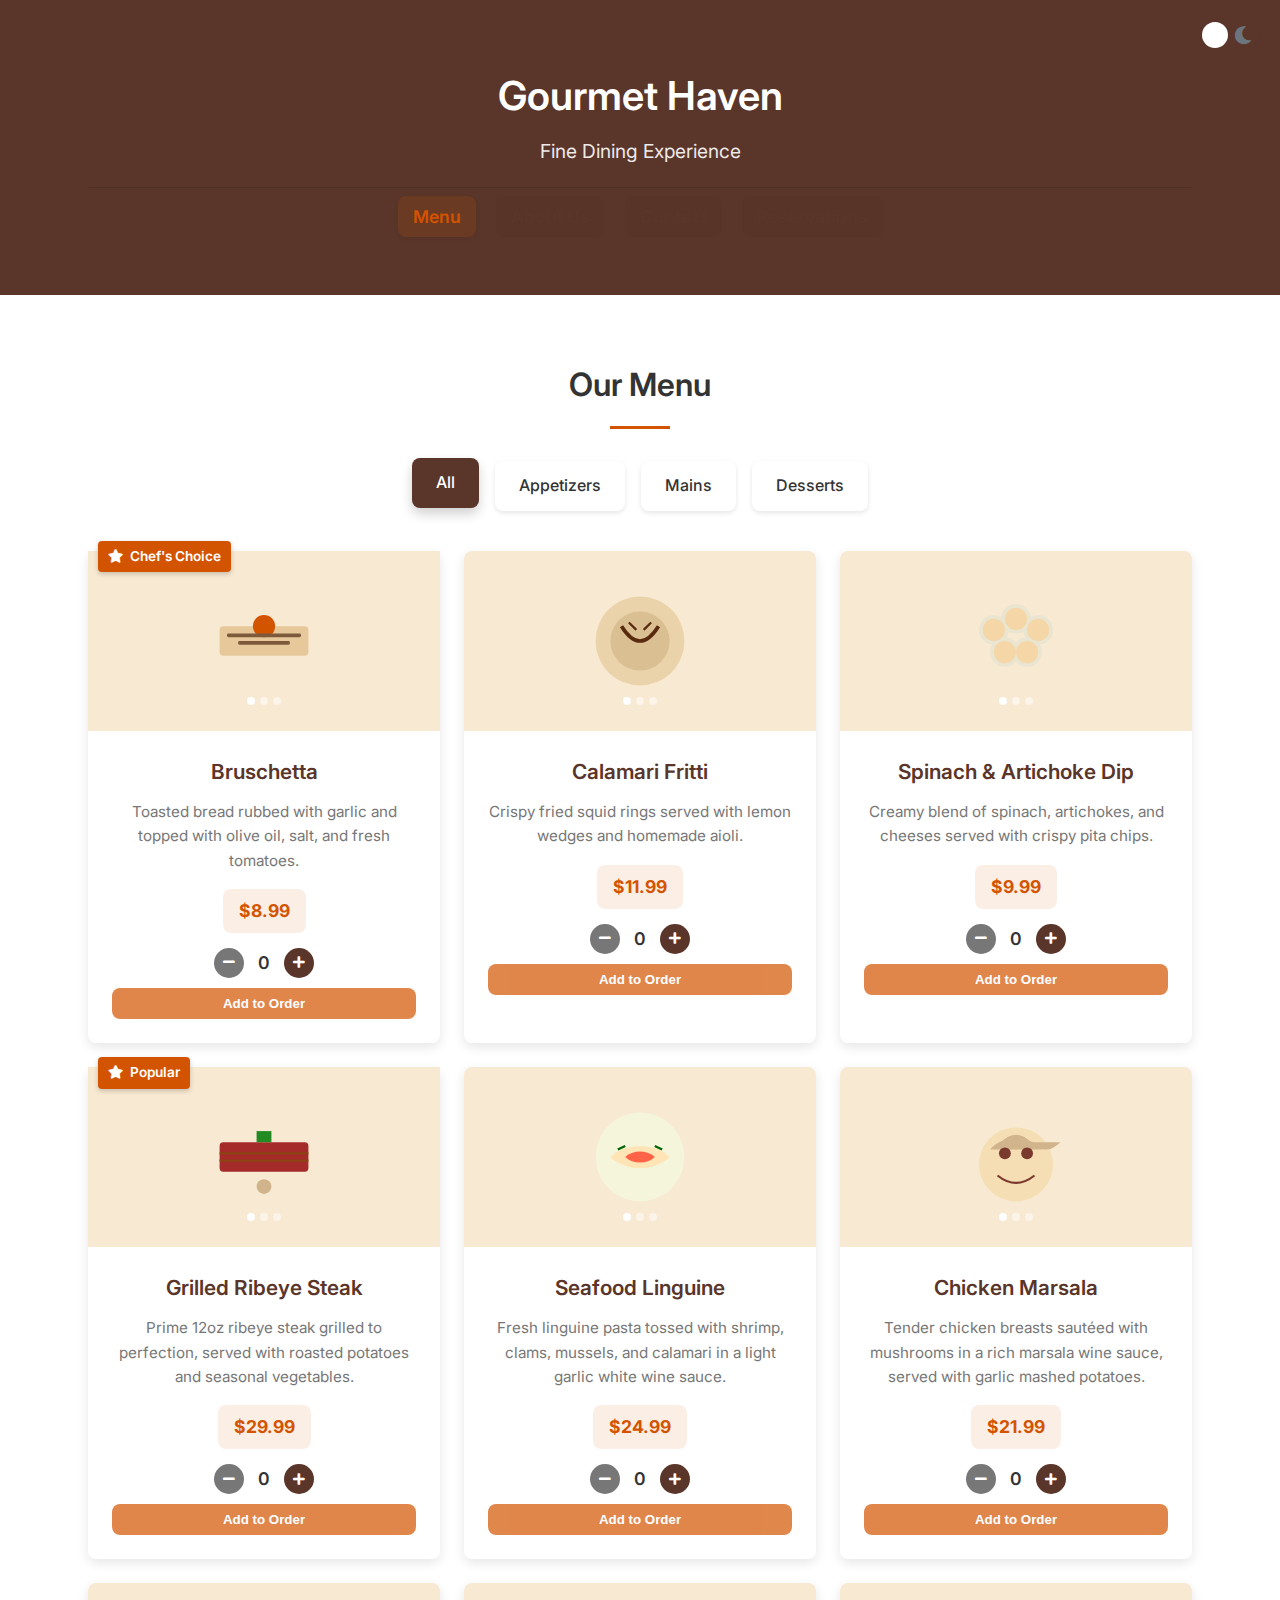
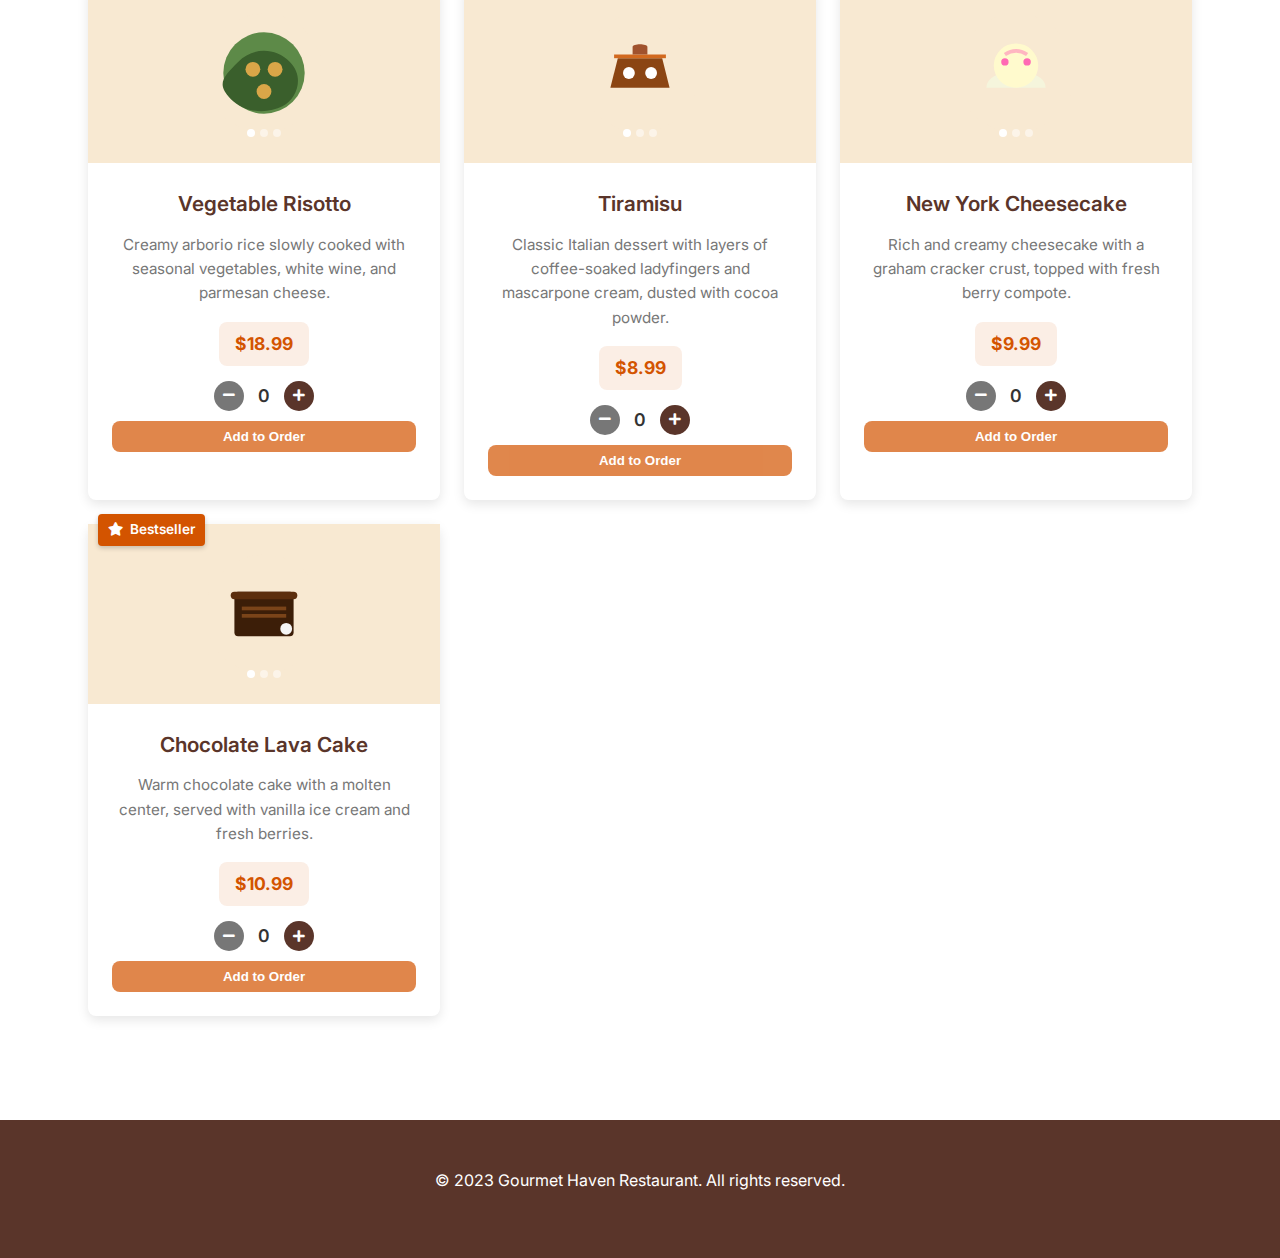
<file: index.html>
<!DOCTYPE html>
<html lang="en">
<head>
    <meta charset="UTF-8">
    <meta name="viewport" content="width=device-width, initial-scale=1.0">
    <title>Gourmet Haven Restaurant</title>
    <link rel="stylesheet" href="css/styles.css">
    <link rel="stylesheet" href="https://fonts.googleapis.com/css2?family=Inter:wght@300;400;500;600;700&display=swap">
    <link rel="stylesheet" href="https://cdnjs.cloudflare.com/ajax/libs/font-awesome/5.15.4/css/all.min.css">
</head>
<body>
    <div class="theme-toggle">
        <input type="checkbox" id="dark-mode-toggle" class="dark-mode-input">
        <label for="dark-mode-toggle" class="dark-mode-label">
            <i class="fas fa-sun"></i>
            <i class="fas fa-moon"></i>
            <span class="toggle-ball"></span>
        </label>
    </div>

    <header class="header">
        <div class="container">
            <h1 class="logo">Gourmet Haven</h1>
            <p class="tagline">Fine Dining Experience</p>
            <nav class="main-nav">
                <ul>
                    <li><a href="index.html" class="active">Menu</a></li>
                    <li><a href="about.html">About Us</a></li>
                    <li><a href="contact.html">Contact</a></li>
                    <li><a href="reservations.html">Reservations</a></li>
                </ul>
            </nav>
        </div>
    </header>

    <section class="menu-section">
        <div class="container">
            <h2 class="section-title">Our Menu</h2>
            
            <!-- Category Filter -->
            <div class="category-filter" id="category-filter">
                <input type="radio" id="all" name="category" value="all" checked class="filter-input">
                <label for="all" class="filter-label">All</label>
                
                <input type="radio" id="appetizers" name="category" value="appetizers" class="filter-input">
                <label for="appetizers" class="filter-label">Appetizers</label>
                
                <input type="radio" id="mains" name="category" value="mains" class="filter-input">
                <label for="mains" class="filter-label">Mains</label>
                
                <input type="radio" id="desserts" name="category" value="desserts" class="filter-input">
                <label for="desserts" class="filter-label">Desserts</label>
            </div>

            <!-- Menu Items -->
            <div class="menu-items">
                <!-- Appetizers -->
                <div class="menu-item appetizers featured">
                    <div class="featured-badge"><i class="fas fa-star"></i> Chef's Choice</div>
                    <div class="menu-item-carousel">
                        <div class="carousel-container">
                            <div class="carousel-track">
                                <div class="carousel-slide">
                                    <svg viewBox="0 0 200 200" xmlns="http://www.w3.org/2000/svg" class="item-svg">
                                        <circle cx="100" cy="100" r="80" fill="#f8e9d2" />
                                        <rect x="40" y="80" width="120" height="40" rx="5" fill="#e6c89b" />
                                        <circle cx="100" cy="80" r="15" fill="#d35400" />
                                        <rect x="50" y="90" width="100" height="5" rx="2" fill="#7d5a3c" />
                                        <rect x="65" y="100" width="70" height="5" rx="2" fill="#7d5a3c" />
                                    </svg>
                                </div>
                                <div class="carousel-slide">
                                    <svg viewBox="0 0 200 200" xmlns="http://www.w3.org/2000/svg" class="item-svg">
                                        <circle cx="100" cy="100" r="80" fill="#f8e9d2" />
                                        <rect x="40" y="80" width="120" height="40" rx="5" fill="#e6c89b" />
                                        <circle cx="100" cy="80" r="15" fill="#d35400" />
                                        <path d="M60,90 Q85,70 110,90" stroke="#7d5a3c" stroke-width="3" fill="none" />
                                        <path d="M75,100 Q100,80 125,100" stroke="#7d5a3c" stroke-width="3" fill="none" />
                                    </svg>
                                </div>
                                <div class="carousel-slide">
                                    <svg viewBox="0 0 200 200" xmlns="http://www.w3.org/2000/svg" class="item-svg">
                                        <circle cx="100" cy="100" r="80" fill="#f8e9d2" />
                                        <rect x="40" y="80" width="120" height="40" rx="5" fill="#e6c89b" />
                                        <circle cx="100" cy="80" r="15" fill="#d35400" />
                                        <circle cx="75" cy="95" r="10" fill="#7d5a3c" />
                                        <circle cx="125" cy="95" r="10" fill="#7d5a3c" />
                                    </svg>
                                </div>
                            </div>
                            <button class="carousel-btn prev"><i class="fas fa-chevron-left"></i></button>
                            <button class="carousel-btn next"><i class="fas fa-chevron-right"></i></button>
                            <div class="carousel-dots">
                                <span class="dot active" data-index="0"></span>
                                <span class="dot" data-index="1"></span>
                                <span class="dot" data-index="2"></span>
                            </div>
                        </div>
                    </div>
                    <div class="menu-item-content">
                        <h3 class="item-title">Bruschetta</h3>
                        <p class="item-description">Toasted bread rubbed with garlic and topped with olive oil, salt, and fresh tomatoes.</p>
                        <div class="item-price">$8.99</div>
                        <div class="item-controls">
                            <div class="quantity-control">
                                <button class="quantity-btn minus"><i class="fas fa-minus"></i></button>
                                <span class="quantity">0</span>
                                <button class="quantity-btn plus"><i class="fas fa-plus"></i></button>
                            </div>
                            <button class="add-to-order-btn">Add to Order</button>
                        </div>
                    </div>
                </div>

                <div class="menu-item appetizers">
                    <div class="menu-item-carousel">
                        <div class="carousel-container">
                            <div class="carousel-track">
                                <div class="carousel-slide">
                                    <svg viewBox="0 0 200 200" xmlns="http://www.w3.org/2000/svg" class="item-svg">
                                        <circle cx="100" cy="100" r="80" fill="#f8e9d2" />
                                        <circle cx="100" cy="100" r="60" fill="#ead2aa" />
                                        <circle cx="100" cy="100" r="40" fill="#d9bf91" />
                                        <path d="M75,80 Q100,120 125,80" stroke="#592a0e" stroke-width="5" fill="none" />
                                        <path d="M85,75 L95,85 M105,85 L115,75" stroke="#592a0e" stroke-width="3" fill="none" />
                                    </svg>
                                </div>
                                <div class="carousel-slide">
                                    <svg viewBox="0 0 200 200" xmlns="http://www.w3.org/2000/svg" class="item-svg">
                                        <circle cx="100" cy="100" r="80" fill="#f8e9d2" />
                                        <circle cx="100" cy="100" r="60" fill="#ead2aa" />
                                        <circle cx="100" cy="100" r="40" fill="#d9bf91" />
                                        <path d="M75,90 Q100,130 125,90" stroke="#592a0e" stroke-width="5" fill="none" />
                                        <circle cx="85" cy="75" r="5" fill="#592a0e" />
                                        <circle cx="115" cy="75" r="5" fill="#592a0e" />
                                    </svg>
                                </div>
                                <div class="carousel-slide">
                                    <svg viewBox="0 0 200 200" xmlns="http://www.w3.org/2000/svg" class="item-svg">
                                        <circle cx="100" cy="100" r="80" fill="#f8e9d2" />
                                        <circle cx="100" cy="100" r="60" fill="#ead2aa" />
                                        <circle cx="100" cy="100" r="40" fill="#d9bf91" />
                                        <path d="M75,70 Q100,110 125,70" stroke="#592a0e" stroke-width="5" fill="none" />
                                        <rect x="70" y="90" width="60" height="20" rx="5" fill="#592a0e" opacity="0.3" />
                                    </svg>
                                </div>
                            </div>
                            <button class="carousel-btn prev"><i class="fas fa-chevron-left"></i></button>
                            <button class="carousel-btn next"><i class="fas fa-chevron-right"></i></button>
                            <div class="carousel-dots">
                                <span class="dot active" data-index="0"></span>
                                <span class="dot" data-index="1"></span>
                                <span class="dot" data-index="2"></span>
                            </div>
                        </div>
                    </div>
                    <div class="menu-item-content">
                        <h3 class="item-title">Calamari Fritti</h3>
                        <p class="item-description">Crispy fried squid rings served with lemon wedges and homemade aioli.</p>
                        <div class="item-price">$11.99</div>
                        <div class="item-controls">
                            <div class="quantity-control">
                                <button class="quantity-btn minus"><i class="fas fa-minus"></i></button>
                                <span class="quantity">0</span>
                                <button class="quantity-btn plus"><i class="fas fa-plus"></i></button>
                            </div>
                            <button class="add-to-order-btn">Add to Order</button>
                        </div>
                    </div>
                </div>

                <div class="menu-item appetizers">
                    <div class="menu-item-carousel">
                        <div class="carousel-container">
                            <div class="carousel-track">
                                <div class="carousel-slide">
                                    <svg viewBox="0 0 200 200" xmlns="http://www.w3.org/2000/svg" class="item-svg">
                                        <circle cx="100" cy="100" r="80" fill="#f8e9d2" />
                                        <circle cx="70" cy="85" r="20" fill="#eae5d1" />
                                        <circle cx="100" cy="70" r="20" fill="#eae5d1" />
                                        <circle cx="130" cy="85" r="20" fill="#eae5d1" />
                                        <circle cx="85" cy="115" r="20" fill="#eae5d1" />
                                        <circle cx="115" cy="115" r="20" fill="#eae5d1" />
                                        <circle cx="70" cy="85" r="15" fill="#f5d6a7" />
                                        <circle cx="100" cy="70" r="15" fill="#f5d6a7" />
                                        <circle cx="130" cy="85" r="15" fill="#f5d6a7" />
                                        <circle cx="85" cy="115" r="15" fill="#f5d6a7" />
                                        <circle cx="115" cy="115" r="15" fill="#f5d6a7" />
                                    </svg>
                                </div>
                                <div class="carousel-slide">
                                    <svg viewBox="0 0 200 200" xmlns="http://www.w3.org/2000/svg" class="item-svg">
                                        <circle cx="100" cy="100" r="80" fill="#f8e9d2" />
                                        <rect x="50" y="70" width="100" height="60" rx="5" fill="#eae5d1" />
                                        <path d="M60,80 Q100,120 140,80" stroke="#4d8c57" stroke-width="3" fill="none" />
                                        <path d="M70,90 Q100,130 130,90" stroke="#4d8c57" stroke-width="3" fill="none" />
                                        <circle cx="75" cy="95" r="8" fill="#a1c089" />
                                        <circle cx="125" cy="95" r="8" fill="#a1c089" />
                                    </svg>
                                </div>
                                <div class="carousel-slide">
                                    <svg viewBox="0 0 200 200" xmlns="http://www.w3.org/2000/svg" class="item-svg">
                                        <circle cx="100" cy="100" r="80" fill="#f8e9d2" />
                                        <path d="M60,100 Q80,70 100,100 Q120,70 140,100" fill="#eae5d1" />
                                        <path d="M80,110 Q100,90 120,110" fill="#a1c089" opacity="0.7" />
                                        <circle cx="80" cy="95" r="5" fill="#f5d6a7" />
                                        <circle cx="100" cy="90" r="5" fill="#f5d6a7" />
                                        <circle cx="120" cy="95" r="5" fill="#f5d6a7" />
                                    </svg>
                                </div>
                            </div>
                            <button class="carousel-btn prev"><i class="fas fa-chevron-left"></i></button>
                            <button class="carousel-btn next"><i class="fas fa-chevron-right"></i></button>
                            <div class="carousel-dots">
                                <span class="dot active" data-index="0"></span>
                                <span class="dot" data-index="1"></span>
                                <span class="dot" data-index="2"></span>
                            </div>
                        </div>
                    </div>
                    <div class="menu-item-content">
                        <h3 class="item-title">Spinach & Artichoke Dip</h3>
                        <p class="item-description">Creamy blend of spinach, artichokes, and cheeses served with crispy pita chips.</p>
                        <div class="item-price">$9.99</div>
                        <div class="item-controls">
                            <div class="quantity-control">
                                <button class="quantity-btn minus"><i class="fas fa-minus"></i></button>
                                <span class="quantity">0</span>
                                <button class="quantity-btn plus"><i class="fas fa-plus"></i></button>
                            </div>
                            <button class="add-to-order-btn">Add to Order</button>
                        </div>
                    </div>
                </div>

                <!-- Mains -->
                <div class="menu-item mains featured">
                    <div class="featured-badge"><i class="fas fa-star"></i> Popular</div>
                    <div class="menu-item-carousel">
                        <div class="carousel-container">
                            <div class="carousel-track">
                                <div class="carousel-slide">
                                    <svg viewBox="0 0 200 200" xmlns="http://www.w3.org/2000/svg" class="item-svg">
                                        <circle cx="100" cy="100" r="80" fill="#f8e9d2" />
                                        <rect x="40" y="80" width="120" height="40" rx="5" fill="#a52a2a" />
                                        <line x1="40" y1="95" x2="160" y2="95" stroke="#8b4513" stroke-width="3" />
                                        <line x1="40" y1="105" x2="160" y2="105" stroke="#8b4513" stroke-width="3" />
                                        <circle cx="100" cy="140" r="10" fill="#d2b48c" />
                                        <rect x="90" y="65" width="20" height="15" fill="#228b22" />
                                    </svg>
                                </div>
                                <div class="carousel-slide">
                                    <svg viewBox="0 0 200 200" xmlns="http://www.w3.org/2000/svg" class="item-svg">
                                        <circle cx="100" cy="100" r="80" fill="#f8e9d2" />
                                        <rect x="40" y="70" width="120" height="40" rx="5" fill="#a52a2a" />
                                        <path d="M50,90 L150,90" stroke="#8b4513" stroke-width="4" stroke-dasharray="5,3" />
                                        <circle cx="70" cy="130" r="15" fill="#d2b48c" />
                                        <circle cx="130" cy="130" r="15" fill="#d2b48c" />
                                        <rect x="85" y="60" width="30" height="20" fill="#228b22" />
                                    </svg>
                                </div>
                                <div class="carousel-slide">
                                    <svg viewBox="0 0 200 200" xmlns="http://www.w3.org/2000/svg" class="item-svg">
                                        <circle cx="100" cy="100" r="80" fill="#f8e9d2" />
                                        <rect x="40" y="90" width="120" height="40" rx="5" fill="#a52a2a" />
                                        <path d="M50,110 L150,110" stroke="#8b4513" stroke-width="2" />
                                        <path d="M60,120 L140,120" stroke="#8b4513" stroke-width="2" />
                                        <circle cx="100" cy="150" r="12" fill="#d2b48c" />
                                        <path d="M70,70 L130,70" stroke="#228b22" stroke-width="10" stroke-linecap="round" />
                                    </svg>
                                </div>
                            </div>
                            <button class="carousel-btn prev"><i class="fas fa-chevron-left"></i></button>
                            <button class="carousel-btn next"><i class="fas fa-chevron-right"></i></button>
                            <div class="carousel-dots">
                                <span class="dot active" data-index="0"></span>
                                <span class="dot" data-index="1"></span>
                                <span class="dot" data-index="2"></span>
                            </div>
                        </div>
                    </div>
                    <div class="menu-item-content">
                        <h3 class="item-title">Grilled Ribeye Steak</h3>
                        <p class="item-description">Prime 12oz ribeye steak grilled to perfection, served with roasted potatoes and seasonal vegetables.</p>
                        <div class="item-price">$29.99</div>
                        <div class="item-controls">
                            <div class="quantity-control">
                                <button class="quantity-btn minus"><i class="fas fa-minus"></i></button>
                                <span class="quantity">0</span>
                                <button class="quantity-btn plus"><i class="fas fa-plus"></i></button>
                            </div>
                            <button class="add-to-order-btn">Add to Order</button>
                        </div>
                    </div>
                </div>

                <div class="menu-item mains">
                    <div class="menu-item-carousel">
                        <div class="carousel-container">
                            <div class="carousel-track">
                                <div class="carousel-slide">
                                    <svg viewBox="0 0 200 200" xmlns="http://www.w3.org/2000/svg" class="item-svg">
                                        <circle cx="100" cy="100" r="80" fill="#f8e9d2" />
                                        <circle cx="100" cy="100" r="60" fill="#f5f5dc" />
                                        <path d="M60,100 C80,80 120,80 140,100 C120,120 80,120 60,100 Z" fill="#ffe4b5" />
                                        <path d="M80,100 C90,90 110,90 120,100 C110,110 90,110 80,100 Z" fill="#ff6347" />
                                        <path d="M70,90 L80,85 M120,85 L130,90" stroke="#006400" stroke-width="3" fill="none" />
                                    </svg>
                                </div>
                                <div class="carousel-slide">
                                    <svg viewBox="0 0 200 200" xmlns="http://www.w3.org/2000/svg" class="item-svg">
                                        <circle cx="100" cy="100" r="80" fill="#f8e9d2" />
                                        <circle cx="100" cy="100" r="60" fill="#f5f5dc" />
                                        <path d="M60,110 C80,90 120,90 140,110 C120,130 80,130 60,110 Z" fill="#ffe4b5" />
                                        <circle cx="80" cy="95" r="10" fill="#ff6347" />
                                        <circle cx="120" cy="95" r="10" fill="#ff6347" />
                                        <path d="M60,80 L80,75 M120,75 L140,80" stroke="#006400" stroke-width="3" fill="none" />
                                    </svg>
                                </div>
                                <div class="carousel-slide">
                                    <svg viewBox="0 0 200 200" xmlns="http://www.w3.org/2000/svg" class="item-svg">
                                        <circle cx="100" cy="100" r="80" fill="#f8e9d2" />
                                        <circle cx="100" cy="100" r="60" fill="#f5f5dc" />
                                        <path d="M70,110 C90,90 110,90 130,110" stroke="#ffe4b5" stroke-width="10" fill="none" />
                                        <path d="M80,90 C100,70 120,70 140,90" stroke="#ff6347" stroke-width="5" fill="none" />
                                        <path d="M60,80 C80,60 100,60 120,80" stroke="#006400" stroke-width="3" fill="none" />
                                    </svg>
                                </div>
                            </div>
                            <button class="carousel-btn prev"><i class="fas fa-chevron-left"></i></button>
                            <button class="carousel-btn next"><i class="fas fa-chevron-right"></i></button>
                            <div class="carousel-dots">
                                <span class="dot active" data-index="0"></span>
                                <span class="dot" data-index="1"></span>
                                <span class="dot" data-index="2"></span>
                            </div>
                        </div>
                    </div>
                    <div class="menu-item-content">
                        <h3 class="item-title">Seafood Linguine</h3>
                        <p class="item-description">Fresh linguine pasta tossed with shrimp, clams, mussels, and calamari in a light garlic white wine sauce.</p>
                        <div class="item-price">$24.99</div>
                        <div class="item-controls">
                            <div class="quantity-control">
                                <button class="quantity-btn minus"><i class="fas fa-minus"></i></button>
                                <span class="quantity">0</span>
                                <button class="quantity-btn plus"><i class="fas fa-plus"></i></button>
                            </div>
                            <button class="add-to-order-btn">Add to Order</button>
                        </div>
                    </div>
                </div>

                <div class="menu-item mains">
                    <div class="menu-item-carousel">
                        <div class="carousel-container">
                            <div class="carousel-track">
                                <div class="carousel-slide">
                                    <svg viewBox="0 0 200 200" xmlns="http://www.w3.org/2000/svg" class="item-svg">
                                        <circle cx="100" cy="100" r="80" fill="#f8e9d2" />
                                        <circle cx="100" cy="110" r="50" fill="#f5deb3" />
                                        <path d="M80,80 Q100,60 120,80 T160,80" fill="#d2b48c" />
                                        <path d="M65,90 C80,70 120,70 135,90" fill="#d2b48c" />
                                        <circle cx="85" cy="95" r="8" fill="#7a3b2e" />
                                        <circle cx="115" cy="95" r="8" fill="#7a3b2e" />
                                        <path d="M75,125 Q100,145 125,125" stroke="#7a3b2e" stroke-width="3" fill="none" />
                                    </svg>
                                </div>
                                <div class="carousel-slide">
                                    <svg viewBox="0 0 200 200" xmlns="http://www.w3.org/2000/svg" class="item-svg">
                                        <circle cx="100" cy="100" r="80" fill="#f8e9d2" />
                                        <circle cx="100" cy="110" r="50" fill="#f5deb3" />
                                        <path d="M70,70 Q100,50 130,70" fill="#d2b48c" />
                                        <circle cx="75" cy="95" r="10" fill="#7a3b2e" />
                                        <circle cx="125" cy="95" r="10" fill="#7a3b2e" />
                                        <path d="M85,125 Q100,140 115,125" stroke="#7a3b2e" stroke-width="3" fill="none" />
                                    </svg>
                                </div>
                                <div class="carousel-slide">
                                    <svg viewBox="0 0 200 200" xmlns="http://www.w3.org/2000/svg" class="item-svg">
                                        <circle cx="100" cy="100" r="80" fill="#f8e9d2" />
                                        <rect x="60" y="90" width="80" height="40" rx="10" fill="#f5deb3" />
                                        <path d="M60,70 Q100,50 140,70" fill="#d2b48c" />
                                        <circle cx="80" cy="95" r="8" fill="#7a3b2e" />
                                        <circle cx="120" cy="95" r="8" fill="#7a3b2e" />
                                        <rect x="85" y="115" width="30" height="10" rx="5" fill="#7a3b2e" />
                                    </svg>
                                </div>
                            </div>
                            <button class="carousel-btn prev"><i class="fas fa-chevron-left"></i></button>
                            <button class="carousel-btn next"><i class="fas fa-chevron-right"></i></button>
                            <div class="carousel-dots">
                                <span class="dot active" data-index="0"></span>
                                <span class="dot" data-index="1"></span>
                                <span class="dot" data-index="2"></span>
                            </div>
                        </div>
                    </div>
                    <div class="menu-item-content">
                        <h3 class="item-title">Chicken Marsala</h3>
                        <p class="item-description">Tender chicken breasts sautéed with mushrooms in a rich marsala wine sauce, served with garlic mashed potatoes.</p>
                        <div class="item-price">$21.99</div>
                        <div class="item-controls">
                            <div class="quantity-control">
                                <button class="quantity-btn minus"><i class="fas fa-minus"></i></button>
                                <span class="quantity">0</span>
                                <button class="quantity-btn plus"><i class="fas fa-plus"></i></button>
                            </div>
                            <button class="add-to-order-btn">Add to Order</button>
                        </div>
                    </div>
                </div>

                <div class="menu-item mains">
                    <div class="menu-item-carousel">
                        <div class="carousel-container">
                            <div class="carousel-track">
                                <div class="carousel-slide">
                                    <svg viewBox="0 0 200 200" xmlns="http://www.w3.org/2000/svg" class="item-svg">
                                        <circle cx="100" cy="100" r="80" fill="#f8e9d2" />
                                        <circle cx="100" cy="100" r="55" fill="#5d8a48" />
                                        <path d="M65,85 C85,65 115,65 135,85 C155,105 145,135 125,145 C105,155 75,155 55,135 C35,115 45,105 65,85" fill="#3a5f2c" />
                                        <circle cx="85" cy="95" r="10" fill="#d9a648" />
                                        <circle cx="115" cy="95" r="10" fill="#d9a648" />
                                        <circle cx="100" cy="125" r="10" fill="#d9a648" />
                                    </svg>
                                </div>
                                <div class="carousel-slide">
                                    <svg viewBox="0 0 200 200" xmlns="http://www.w3.org/2000/svg" class="item-svg">
                                        <circle cx="100" cy="100" r="80" fill="#f8e9d2" />
                                        <circle cx="100" cy="100" r="55" fill="#5d8a48" />
                                        <path d="M70,80 C90,60 110,60 130,80 C150,100 140,130 120,140 C100,150 80,150 60,130 C40,110 50,100 70,80" fill="#3a5f2c" />
                                        <circle cx="80" cy="90" r="12" fill="#d9a648" />
                                        <circle cx="120" cy="90" r="12" fill="#d9a648" />
                                        <circle cx="100" cy="120" r="12" fill="#ff6347" />
                                    </svg>
                                </div>
                                <div class="carousel-slide">
                                    <svg viewBox="0 0 200 200" xmlns="http://www.w3.org/2000/svg" class="item-svg">
                                        <circle cx="100" cy="100" r="80" fill="#f8e9d2" />
                                        <circle cx="100" cy="100" r="55" fill="#5d8a48" />
                                        <circle cx="75" cy="80" r="15" fill="#d9a648" />
                                        <circle cx="125" cy="80" r="15" fill="#d9a648" />
                                        <circle cx="75" cy="120" r="15" fill="#ff6347" />
                                        <circle cx="125" cy="120" r="15" fill="#ff6347" />
                                        <circle cx="100" cy="100" r="15" fill="#f0e68c" />
                                    </svg>
                                </div>
                            </div>
                            <button class="carousel-btn prev"><i class="fas fa-chevron-left"></i></button>
                            <button class="carousel-btn next"><i class="fas fa-chevron-right"></i></button>
                            <div class="carousel-dots">
                                <span class="dot active" data-index="0"></span>
                                <span class="dot" data-index="1"></span>
                                <span class="dot" data-index="2"></span>
                            </div>
                        </div>
                    </div>
                    <div class="menu-item-content">
                        <h3 class="item-title">Vegetable Risotto</h3>
                        <p class="item-description">Creamy arborio rice slowly cooked with seasonal vegetables, white wine, and parmesan cheese.</p>
                        <div class="item-price">$18.99</div>
                        <div class="item-controls">
                            <div class="quantity-control">
                                <button class="quantity-btn minus"><i class="fas fa-minus"></i></button>
                                <span class="quantity">0</span>
                                <button class="quantity-btn plus"><i class="fas fa-plus"></i></button>
                            </div>
                            <button class="add-to-order-btn">Add to Order</button>
                        </div>
                    </div>
                </div>

                <!-- Desserts -->
                <div class="menu-item desserts">
                    <div class="menu-item-carousel">
                        <div class="carousel-container">
                            <div class="carousel-track">
                                <div class="carousel-slide">
                                    <svg viewBox="0 0 200 200" xmlns="http://www.w3.org/2000/svg" class="item-svg">
                                        <circle cx="100" cy="100" r="80" fill="#f8e9d2" />
                                        <path d="M60,120 L140,120 L130,80 L70,80 Z" fill="#8b4513" />
                                        <rect x="65" y="75" width="70" height="5" fill="#d2691e" />
                                        <path d="M90,75 L90,65 C90,60 110,60 110,65 L110,75 Z" fill="#a0522d" />
                                        <circle cx="85" cy="100" r="8" fill="#fff" />
                                        <circle cx="115" cy="100" r="8" fill="#fff" />
                                    </svg>
                                </div>
                                <div class="carousel-slide">
                                    <svg viewBox="0 0 200 200" xmlns="http://www.w3.org/2000/svg" class="item-svg">
                                        <circle cx="100" cy="100" r="80" fill="#f8e9d2" />
                                        <rect x="50" y="80" width="100" height="40" fill="#8b4513" />
                                        <rect x="50" y="80" width="100" height="10" fill="#d2691e" />
                                        <rect x="50" y="90" width="100" height="10" fill="#a0522d" />
                                        <rect x="50" y="100" width="100" height="10" fill="#d2691e" />
                                        <rect x="50" y="110" width="100" height="10" fill="#a0522d" />
                                        <rect x="60" y="70" width="80" height="5" fill="#d2691e" />
                                        <rect x="70" y="65" width="60" height="5" fill="#a0522d" />
                                    </svg>
                                </div>
                                <div class="carousel-slide">
                                    <svg viewBox="0 0 200 200" xmlns="http://www.w3.org/2000/svg" class="item-svg">
                                        <circle cx="100" cy="100" r="80" fill="#f8e9d2" />
                                        <path d="M50,120 L150,120 L140,75 L60,75 Z" fill="#8b4513" />
                                        <path d="M65,75 L65,65 L135,65 L135,75 Z" fill="#a0522d" />
                                        <rect x="65" y="85" width="70" height="5" fill="#d2691e" />
                                        <rect x="65" y="95" width="70" height="5" fill="#a0522d" />
                                        <rect x="65" y="105" width="70" height="5" fill="#d2691e" />
                                    </svg>
                                </div>
                            </div>
                            <button class="carousel-btn prev"><i class="fas fa-chevron-left"></i></button>
                            <button class="carousel-btn next"><i class="fas fa-chevron-right"></i></button>
                            <div class="carousel-dots">
                                <span class="dot active" data-index="0"></span>
                                <span class="dot" data-index="1"></span>
                                <span class="dot" data-index="2"></span>
                            </div>
                        </div>
                    </div>
                    <div class="menu-item-content">
                        <h3 class="item-title">Tiramisu</h3>
                        <p class="item-description">Classic Italian dessert with layers of coffee-soaked ladyfingers and mascarpone cream, dusted with cocoa powder.</p>
                        <div class="item-price">$8.99</div>
                        <div class="item-controls">
                            <div class="quantity-control">
                                <button class="quantity-btn minus"><i class="fas fa-minus"></i></button>
                                <span class="quantity">0</span>
                                <button class="quantity-btn plus"><i class="fas fa-plus"></i></button>
                            </div>
                            <button class="add-to-order-btn">Add to Order</button>
                        </div>
                    </div>
                </div>

                <div class="menu-item desserts">
                    <div class="menu-item-carousel">
                        <div class="carousel-container">
                            <div class="carousel-track">
                                <div class="carousel-slide">
                                    <svg viewBox="0 0 200 200" xmlns="http://www.w3.org/2000/svg" class="item-svg">
                                        <circle cx="100" cy="100" r="80" fill="#f8e9d2" />
                                        <path d="M60,120 C60,90 140,90 140,120 Z" fill="#f5f5dc" />
                                        <circle cx="100" cy="90" r="30" fill="#fffacd" />
                                        <path d="M85,75 Q100,65 115,75" stroke="#ffb6c1" stroke-width="5" fill="none" />
                                        <circle cx="85" cy="85" r="5" fill="#ff69b4" />
                                        <circle cx="115" cy="85" r="5" fill="#ff69b4" />
                                    </svg>
                                </div>
                                <div class="carousel-slide">
                                    <svg viewBox="0 0 200 200" xmlns="http://www.w3.org/2000/svg" class="item-svg">
                                        <circle cx="100" cy="100" r="80" fill="#f8e9d2" />
                                        <path d="M50,120 C50,80 150,80 150,120 Z" fill="#f5f5dc" />
                                        <circle cx="100" cy="80" r="35" fill="#fffacd" />
                                        <circle cx="85" cy="70" r="8" fill="#ff6347" />
                                        <circle cx="115" cy="70" r="8" fill="#ff6347" />
                                        <circle cx="75" cy="90" r="8" fill="#ff6347" />
                                        <circle cx="125" cy="90" r="8" fill="#ff6347" />
                                    </svg>
                                </div>
                                <div class="carousel-slide">
                                    <svg viewBox="0 0 200 200" xmlns="http://www.w3.org/2000/svg" class="item-svg">
                                        <circle cx="100" cy="100" r="80" fill="#f8e9d2" />
                                        <rect x="60" y="70" width="80" height="15" rx="5" fill="#d2b48c" />
                                        <path d="M60,85 L60,120 L140,120 L140,85 Z" fill="#f5f5dc" />
                                        <circle cx="75" cy="95" r="8" fill="#ff69b4" />
                                        <circle cx="100" cy="95" r="8" fill="#ff69b4" />
                                        <circle cx="125" cy="95" r="8" fill="#ff69b4" />
                                    </svg>
                                </div>
                            </div>
                            <button class="carousel-btn prev"><i class="fas fa-chevron-left"></i></button>
                            <button class="carousel-btn next"><i class="fas fa-chevron-right"></i></button>
                            <div class="carousel-dots">
                                <span class="dot active" data-index="0"></span>
                                <span class="dot" data-index="1"></span>
                                <span class="dot" data-index="2"></span>
                            </div>
                        </div>
                    </div>
                    <div class="menu-item-content">
                        <h3 class="item-title">New York Cheesecake</h3>
                        <p class="item-description">Rich and creamy cheesecake with a graham cracker crust, topped with fresh berry compote.</p>
                        <div class="item-price">$9.99</div>
                        <div class="item-controls">
                            <div class="quantity-control">
                                <button class="quantity-btn minus"><i class="fas fa-minus"></i></button>
                                <span class="quantity">0</span>
                                <button class="quantity-btn plus"><i class="fas fa-plus"></i></button>
                            </div>
                            <button class="add-to-order-btn">Add to Order</button>
                        </div>
                    </div>
                </div>

                <div class="menu-item desserts featured">
                    <div class="featured-badge"><i class="fas fa-star"></i> Bestseller</div>
                    <div class="menu-item-carousel">
                        <div class="carousel-container">
                            <div class="carousel-track">
                                <div class="carousel-slide">
                                    <svg viewBox="0 0 200 200" xmlns="http://www.w3.org/2000/svg" class="item-svg">
                                        <circle cx="100" cy="100" r="80" fill="#f8e9d2" />
                                        <rect x="60" y="70" width="80" height="60" rx="5" fill="#3c1e08" />
                                        <rect x="55" y="70" width="90" height="10" rx="5" fill="#5c2e0d" />
                                        <rect x="70" y="90" width="60" height="5" fill="#7a4419" />
                                        <rect x="70" y="100" width="60" height="5" fill="#7a4419" />
                                        <circle cx="130" cy="120" r="8" fill="#f5f5f5" />
                                    </svg>
                                </div>
                                <div class="carousel-slide">
                                    <svg viewBox="0 0 200 200" xmlns="http://www.w3.org/2000/svg" class="item-svg">
                                        <circle cx="100" cy="100" r="80" fill="#f8e9d2" />
                                        <rect x="65" y="75" width="70" height="50" rx="5" fill="#3c1e08" />
                                        <circle cx="100" cy="100" r="15" fill="#8b4513" />
                                        <path d="M100,100 L105,90 L110,85 L115,90 L110,95 L105,100 L110,105 L115,110 L110,115 L105,110 L100,105 L95,110 L90,115 L85,110 L90,105 L95,100 L90,95 L85,90 L90,85 L95,90 Z" fill="#ff6347" />
                                    </svg>
                                </div>
                                <div class="carousel-slide">
                                    <svg viewBox="0 0 200 200" xmlns="http://www.w3.org/2000/svg" class="item-svg">
                                        <circle cx="100" cy="100" r="80" fill="#f8e9d2" />
                                        <rect x="60" y="80" width="80" height="40" rx="5" fill="#3c1e08" />
                                        <circle cx="80" cy="70" r="12" fill="#f5f5f5" />
                                        <circle cx="120" cy="70" r="12" fill="#f5f5f5" />
                                        <circle cx="70" cy="130" r="10" fill="#ff6347" />
                                        <circle cx="100" cy="135" r="10" fill="#ff6347" />
                                        <circle cx="130" cy="130" r="10" fill="#ff6347" />
                                    </svg>
                                </div>
                            </div>
                            <button class="carousel-btn prev"><i class="fas fa-chevron-left"></i></button>
                            <button class="carousel-btn next"><i class="fas fa-chevron-right"></i></button>
                            <div class="carousel-dots">
                                <span class="dot active" data-index="0"></span>
                                <span class="dot" data-index="1"></span>
                                <span class="dot" data-index="2"></span>
                            </div>
                        </div>
                    </div>
                    <div class="menu-item-content">
                        <h3 class="item-title">Chocolate Lava Cake</h3>
                        <p class="item-description">Warm chocolate cake with a molten center, served with vanilla ice cream and fresh berries.</p>
                        <div class="item-price">$10.99</div>
                        <div class="item-controls">
                            <div class="quantity-control">
                                <button class="quantity-btn minus"><i class="fas fa-minus"></i></button>
                                <span class="quantity">0</span>
                                <button class="quantity-btn plus"><i class="fas fa-plus"></i></button>
                            </div>
                            <button class="add-to-order-btn">Add to Order</button>
                        </div>
                    </div>
                </div>
            </div>
        </div>
    </section>

    <footer class="footer">
        <div class="container">
            <p>&copy; 2023 Gourmet Haven Restaurant. All rights reserved.</p>
        </div>
    </footer>

    <div id="back-to-top">
        <i class="fas fa-arrow-up"></i>
    </div>

    <div id="order-summary" class="hidden">
        <div class="order-summary-header">
            <h3>Your Order <i class="fas fa-shopping-cart"></i></h3>
            <button id="close-order-summary"><i class="fas fa-times"></i></button>
        </div>
        <div class="order-items">
            <!-- Order items will be added dynamically -->
        </div>
        <div class="order-total">
            <p>Total: <span id="order-total-amount">$0.00</span></p>
            <button id="checkout-btn">Checkout</button>
        </div>
    </div>

    <script>
        // Initialize the menu filtering with JavaScript for enhanced interactivity
        document.addEventListener('DOMContentLoaded', function() {
            // Cache all elements
            const filterInputs = document.querySelectorAll('.filter-input');
            const menuItems = document.querySelectorAll('.menu-item');
            const filterContainer = document.getElementById('category-filter');
            const backToTopBtn = document.getElementById('back-to-top');
            const darkModeToggle = document.getElementById('dark-mode-toggle');
            const orderSummary = document.getElementById('order-summary');
            const closeOrderSummaryBtn = document.getElementById('close-order-summary');
            const headerHeight = document.querySelector('.header').offsetHeight;
            
            let filterPosition = filterContainer.getBoundingClientRect().top + window.scrollY;
            let currentCategory = 'all';
            let orderTotal = 0;
            let orderItems = [];
            
            // Initialize category filter
            filterInputs.forEach(input => {
                input.addEventListener('change', function() {
                    const category = this.id;
                    currentCategory = category;
                    
                    // Remove any existing active classes
                    menuItems.forEach(item => {
                        item.classList.remove('active');
                        item.style.display = 'none';
                    });
                    
                    // Show items based on selection with animation
                    if (category === 'all') {
                        menuItems.forEach(item => {
                            showItemWithAnimation(item);
                        });
                    } else {
                        // Show only items matching the category
                        document.querySelectorAll(`.menu-item.${category}`).forEach(item => {
                            showItemWithAnimation(item);
                        });
                    }
                    
                    // Scroll to the menu items section if filter is sticky
                    if (filterContainer.classList.contains('sticky')) {
                        const menuItemsSection = document.querySelector('.menu-items');
                        const paddingTop = parseInt(window.getComputedStyle(filterContainer).height);
                        window.scrollTo({
                            top: menuItemsSection.offsetTop - paddingTop - 20,
                            behavior: 'smooth'
                        });
                    }
                });
            });
            
            // Helper function to show item with animation
            function showItemWithAnimation(item) {
                item.classList.add('active');
                item.style.display = 'block';
                item.style.animation = 'fadeIn 0.5s ease forwards';
            }
            
            // Make the category filter sticky on scroll
            window.addEventListener('scroll', function() {
                // Recalculate on scroll for responsive layouts
                if (!filterContainer.classList.contains('sticky')) {
                    filterPosition = filterContainer.getBoundingClientRect().top + window.scrollY;
                }
                
                if (window.scrollY > filterPosition - headerHeight) {
                    filterContainer.classList.add('sticky');
                    // Add padding to prevent content jump
                    if(!filterContainer.parentElement.style.paddingTop) {
                        filterContainer.parentElement.style.paddingTop = filterContainer.offsetHeight + 'px';
                    }
                } else {
                    filterContainer.classList.remove('sticky');
                    filterContainer.parentElement.style.paddingTop = '';
                }
                
                // Back to top button visibility
                if (window.scrollY > 300) {
                    backToTopBtn.classList.add('show');
                } else {
                    backToTopBtn.classList.remove('show');
                }
            });
            
            // Back to top button click
            backToTopBtn.addEventListener('click', function() {
                window.scrollTo({
                    top: 0,
                    behavior: 'smooth'
                });
            });
            
            // Dark mode toggle with state persistence
            darkModeToggle.checked = localStorage.getItem('darkMode') === 'true';
            if (darkModeToggle.checked) {
                document.body.classList.add('dark-mode');
            }
            
            darkModeToggle.addEventListener('change', function() {
                document.body.classList.toggle('dark-mode');
                localStorage.setItem('darkMode', this.checked);
            });
            
            // Handle quantity controls
            const quantityBtns = document.querySelectorAll('.quantity-btn');
            quantityBtns.forEach(btn => {
                btn.addEventListener('click', function() {
                    const quantityElem = this.parentElement.querySelector('.quantity');
                    let quantity = parseInt(quantityElem.textContent);
                    
                    if (this.classList.contains('minus') && quantity > 0) {
                        quantity--;
                    } else if (this.classList.contains('plus')) {
                        quantity++;
                    }
                    
                    quantityElem.textContent = quantity;
                    
                    // Enable/disable the add to order button based on quantity
                    const addBtn = this.closest('.item-controls').querySelector('.add-to-order-btn');
                    if (quantity > 0) {
                        addBtn.classList.add('active');
                    } else {
                        addBtn.classList.remove('active');
                    }
                });
            });
            
            // Simulate adding items to order
            const addToOrderBtns = document.querySelectorAll('.add-to-order-btn');
            addToOrderBtns.forEach(btn => {
                btn.addEventListener('click', function() {
                    const menuItem = this.closest('.menu-item');
                    const quantityElem = menuItem.querySelector('.quantity');
                    const quantity = parseInt(quantityElem.textContent);
                    
                    if (quantity > 0) {
                        // Get item details
                        const itemName = menuItem.querySelector('.item-title').textContent;
                        const itemPrice = parseFloat(menuItem.querySelector('.item-price').textContent.replace('$', ''));
                        const itemTotal = quantity * itemPrice;
                        
                        // Add to order items
                        addToOrder(itemName, quantity, itemPrice, itemTotal);
                        
                        // Show success message
                        const successMessage = document.createElement('div');
                        successMessage.classList.add('add-success');
                        successMessage.innerHTML = '<i class="fas fa-check-circle"></i> Added to order!';
                        menuItem.appendChild(successMessage);
                        
                        // Remove message after 2 seconds
                        setTimeout(() => {
                            successMessage.remove();
                        }, 2000);
                        
                        // Reset quantity
                        quantityElem.textContent = '0';
                        this.classList.remove('active');
                        
                        // Show order summary
                        orderSummary.classList.remove('hidden');
                    }
                });
            });
            
            // Function to add item to order
            function addToOrder(name, quantity, price, total) {
                // Check if item already exists in order
                const existingItemIndex = orderItems.findIndex(item => item.name === name);
                
                if (existingItemIndex !== -1) {
                    // Update existing item
                    orderItems[existingItemIndex].quantity += quantity;
                    orderItems[existingItemIndex].total += total;
                } else {
                    // Add new item
                    orderItems.push({
                        name,
                        quantity,
                        price,
                        total
                    });
                }
                
                // Update order total
                orderTotal = 0;
                orderItems.forEach(item => {
                    orderTotal += item.total;
                });
                
                // Update the UI
                updateOrderSummary();
            }
            
            // Function to update order summary
            function updateOrderSummary() {
                const orderItemsContainer = document.querySelector('.order-items');
                const orderTotalAmount = document.getElementById('order-total-amount');
                
                // Clear current items
                orderItemsContainer.innerHTML = '';
                
                // Add items to order summary
                if (orderItems.length === 0) {
                    orderItemsContainer.innerHTML = '<p class="empty-cart">Your cart is empty</p>';
                } else {
                    orderItems.forEach(item => {
                        const itemElement = document.createElement('div');
                        itemElement.className = 'order-item';
                        itemElement.innerHTML = `
                            <div class="order-item-details">
                                <span class="order-item-name">${item.name}</span>
                                <span class="order-item-quantity">x${item.quantity}</span>
                            </div>
                            <span class="order-item-price">$${item.total.toFixed(2)}</span>
                        `;
                        orderItemsContainer.appendChild(itemElement);
                    });
                }
                
                // Update total
                orderTotalAmount.textContent = `$${orderTotal.toFixed(2)}`;
            }
            
            // Close order summary
            closeOrderSummaryBtn.addEventListener('click', function() {
                orderSummary.classList.add('hidden');
            });
            
            // Checkout button
            document.getElementById('checkout-btn').addEventListener('click', function() {
                if (orderItems.length > 0) {
                    alert('Thank you for your order! In a real application, this would process your payment and submit your order.');
                    // Clear order
                    orderItems = [];
                    orderTotal = 0;
                    updateOrderSummary();
                    orderSummary.classList.add('hidden');
                }
            });
            
            // Set initial state (show all items)
            document.getElementById('all').checked = true;
            document.getElementById('all').dispatchEvent(new Event('change'));
            
            // Initialize carousels
            const carousels = document.querySelectorAll('.carousel-container');
            
            carousels.forEach(carousel => {
                const track = carousel.querySelector('.carousel-track');
                const slides = carousel.querySelectorAll('.carousel-slide');
                const dots = carousel.querySelectorAll('.dot');
                const prevBtn = carousel.querySelector('.carousel-btn.prev');
                const nextBtn = carousel.querySelector('.carousel-btn.next');
                
                let currentIndex = 0;
                const slideWidth = 100;
                
                // Update the carousel track position
                function updateCarousel() {
                    track.style.transform = `translateX(-${currentIndex * slideWidth}%)`;
                    
                    // Update active dot
                    dots.forEach((dot, index) => {
                        dot.classList.toggle('active', index === currentIndex);
                    });
                }
                
                // Handle next button click
                nextBtn.addEventListener('click', () => {
                    currentIndex = (currentIndex + 1) % slides.length;
                    updateCarousel();
                });
                
                // Handle previous button click
                prevBtn.addEventListener('click', () => {
                    currentIndex = (currentIndex - 1 + slides.length) % slides.length;
                    updateCarousel();
                });
                
                // Handle dot clicks
                dots.forEach((dot, index) => {
                    dot.addEventListener('click', () => {
                        currentIndex = index;
                        updateCarousel();
                    });
                });
                
                // Auto advance carousel every 5 seconds
                setInterval(() => {
                    if (!carousel.querySelector(':hover')) {
                        currentIndex = (currentIndex + 1) % slides.length;
                        updateCarousel();
                    }
                }, 5000);
            });
        });
    </script>
</body>
</html>
</file>
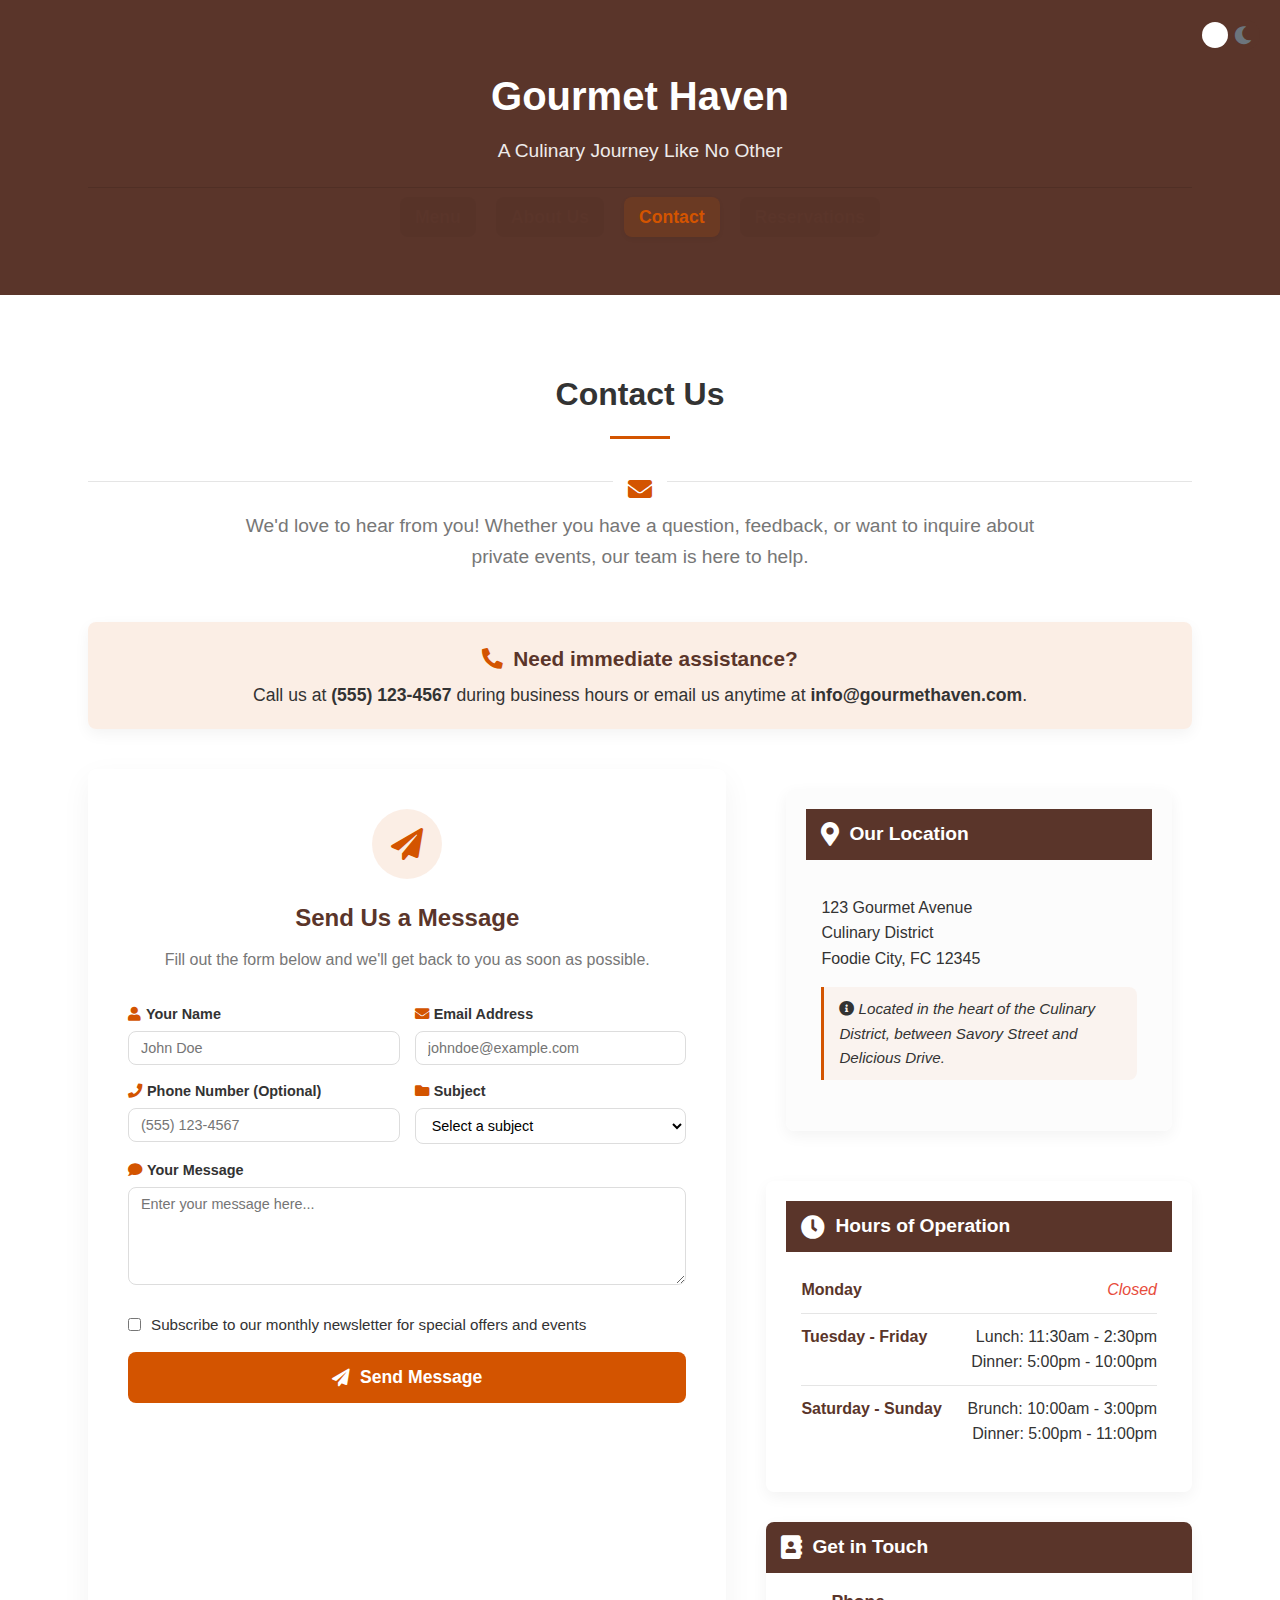
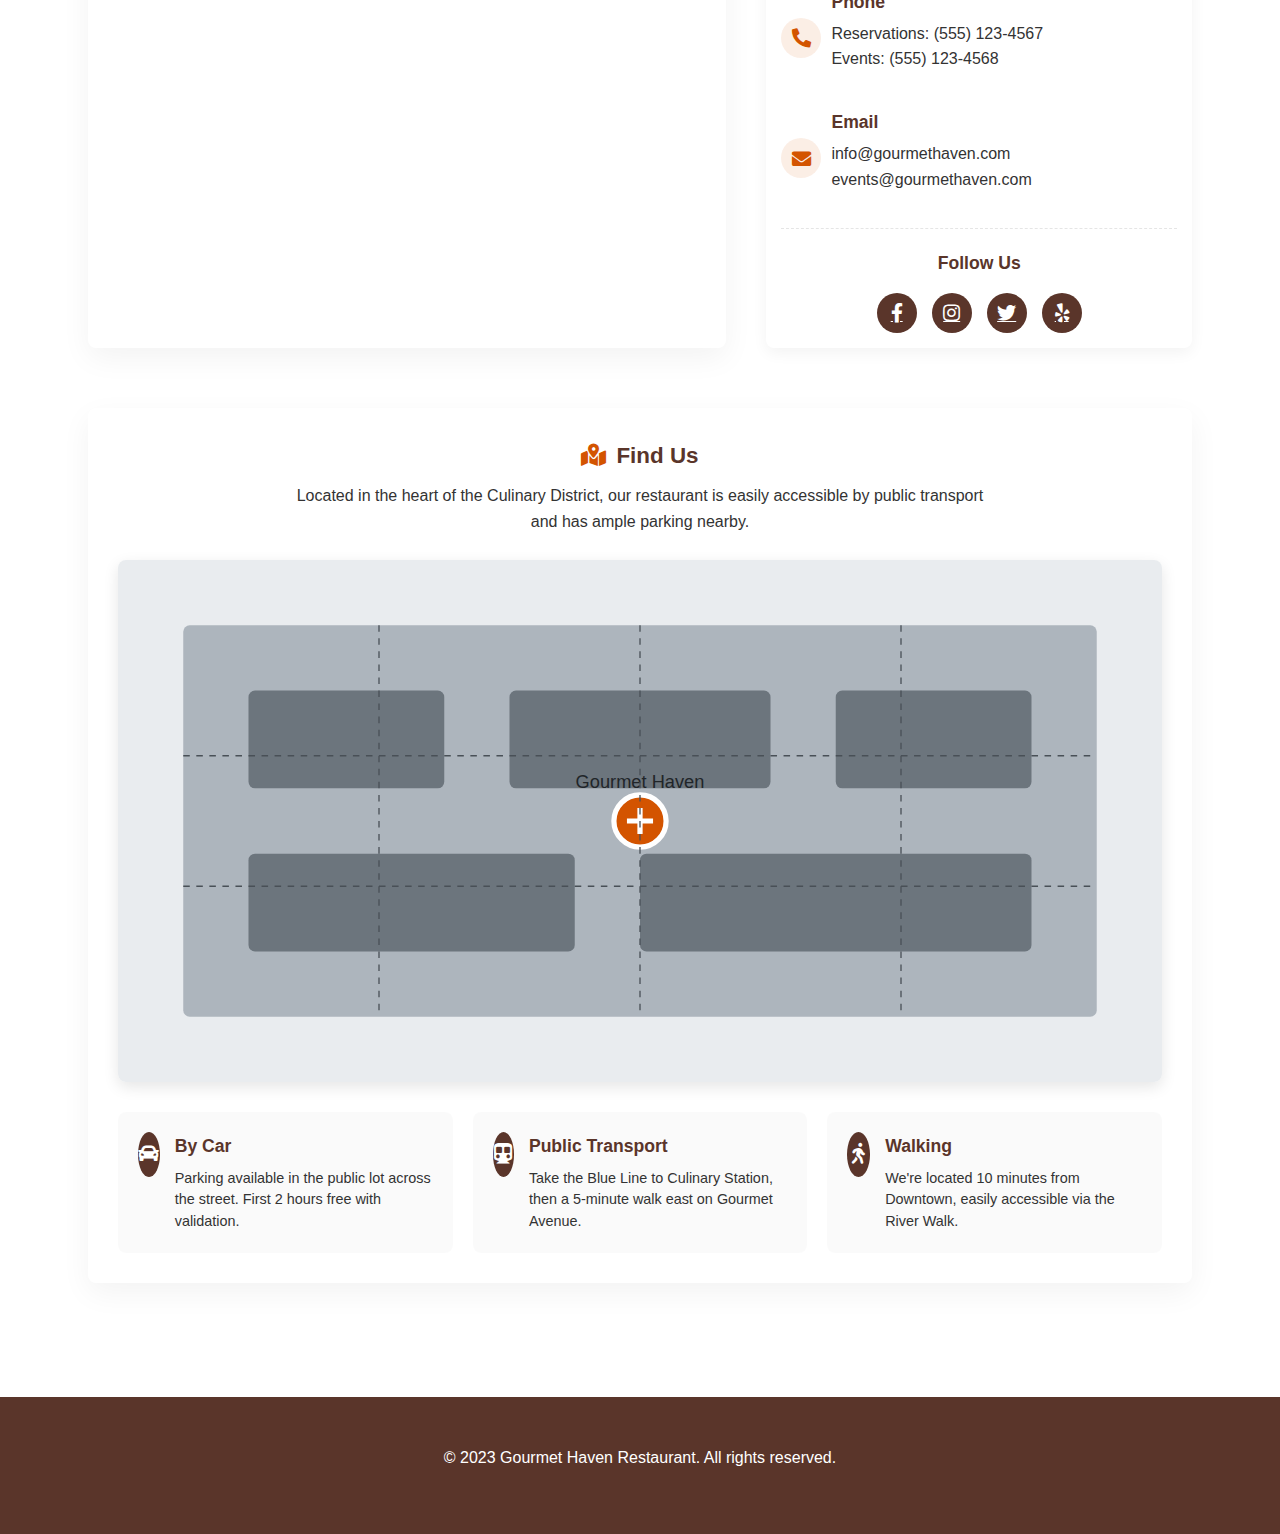
<file: contact.html>
<!DOCTYPE html>
<html lang="en">
<head>
    <meta charset="UTF-8">
    <meta name="viewport" content="width=device-width, initial-scale=1.0">
    <title>Contact Us - Gourmet Haven Restaurant</title>
    <link rel="stylesheet" href="css/styles.css">
    <link rel="stylesheet" href="https://cdnjs.cloudflare.com/ajax/libs/font-awesome/5.15.3/css/all.min.css">
</head>
<body>
    <div class="theme-toggle">
        <input type="checkbox" id="dark-mode-toggle" class="dark-mode-input">
        <label for="dark-mode-toggle" class="dark-mode-label">
            <i class="fas fa-sun"></i>
            <i class="fas fa-moon"></i>
            <span class="toggle-ball"></span>
        </label>
    </div>

    <header class="header">
        <div class="container">
            <h1 class="logo">Gourmet Haven</h1>
            <p class="tagline">A Culinary Journey Like No Other</p>
            <nav class="main-nav">
                <ul>
                    <li><a href="index.html">Menu</a></li>
                    <li><a href="about.html">About Us</a></li>
                    <li><a href="contact.html" class="active">Contact</a></li>
                    <li><a href="reservations.html">Reservations</a></li>
                </ul>
            </nav>
        </div>
    </header>

    <section class="contact-section">
        <div class="container">
            <div class="page-header">
                <h2 class="section-title">Contact Us</h2>
                <div class="separator">
                    <span class="separator-icon"><i class="fas fa-envelope"></i></span>
                </div>
                <p class="intro-text">We'd love to hear from you! Whether you have a question, feedback, or want to inquire about private events, our team is here to help.</p>
            </div>
            
            <div class="contact-banner">
                <div class="banner-content">
                    <h3><i class="fas fa-phone-alt"></i> Need immediate assistance?</h3>
                    <p>Call us at <strong>(555) 123-4567</strong> during business hours or email us anytime at <strong>info@gourmethaven.com</strong>.</p>
                </div>
            </div>
            
            <div class="contact-content">
                <div class="contact-form-container">
                    <div class="form-header">
                        <div class="form-icon">
                            <i class="fas fa-paper-plane"></i>
                        </div>
                        <h3>Send Us a Message</h3>
                        <p>Fill out the form below and we'll get back to you as soon as possible.</p>
                    </div>
                    
                    <form class="contact-form" id="contact-form">
                        <div class="form-row">
                            <div class="form-group">
                                <label for="name"><i class="fas fa-user"></i> Your Name</label>
                                <input type="text" id="name" name="name" placeholder="John Doe" required>
                            </div>
                            
                            <div class="form-group">
                                <label for="email"><i class="fas fa-envelope"></i> Email Address</label>
                                <input type="email" id="email" name="email" placeholder="johndoe@example.com" required>
                            </div>
                        </div>
                        
                        <div class="form-row">
                            <div class="form-group">
                                <label for="phone"><i class="fas fa-phone"></i> Phone Number (Optional)</label>
                                <input type="tel" id="phone" name="phone" placeholder="(555) 123-4567">
                            </div>
                            
                            <div class="form-group">
                                <label for="subject"><i class="fas fa-folder"></i> Subject</label>
                                <select id="subject" name="subject" required>
                                    <option value="" selected disabled>Select a subject</option>
                                    <option value="general">General Inquiry</option>
                                    <option value="reservation">Reservation Question</option>
                                    <option value="feedback">Feedback</option>
                                    <option value="private">Private Event</option>
                                    <option value="catering">Catering</option>
                                </select>
                            </div>
                        </div>
                        
                        <div class="form-group">
                            <label for="message"><i class="fas fa-comment"></i> Your Message</label>
                            <textarea id="message" name="message" rows="5" placeholder="Enter your message here..." required></textarea>
                        </div>
                        
                        <div class="form-group form-checkbox">
                            <div class="checkbox">
                                <input type="checkbox" id="newsletter" name="newsletter">
                                <label for="newsletter">Subscribe to our monthly newsletter for special offers and events</label>
                            </div>
                        </div>
                        
                        <button type="submit" class="submit-btn"><i class="fas fa-paper-plane"></i> Send Message</button>
                    </form>
                    <div id="form-response" class="hidden"></div>
                </div>
                
                <div class="contact-info">
                    <div class="info-card location-card">
                        <div class="card-header">
                            <i class="fas fa-map-marker-alt"></i>
                            <h3>Our Location</h3>
                        </div>
                        <div class="card-content">
                            <p>123 Gourmet Avenue<br>Culinary District<br>Foodie City, FC 12345</p>
                            <p class="direction-note"><i class="fas fa-info-circle"></i> Located in the heart of the Culinary District, between Savory Street and Delicious Drive.</p>
                        </div>
                    </div>
                    
                    <div class="info-card hours-card">
                        <div class="card-header">
                            <i class="fas fa-clock"></i>
                            <h3>Hours of Operation</h3>
                        </div>
                        <div class="card-content">
                            <div class="hours-table">
                                <div class="hours-row">
                                    <div class="hours-day">Monday</div>
                                    <div class="hours-time closed">Closed</div>
                                </div>
                                <div class="hours-row">
                                    <div class="hours-day">Tuesday - Friday</div>
                                    <div class="hours-time">
                                        <div>Lunch: 11:30am - 2:30pm</div>
                                        <div>Dinner: 5:00pm - 10:00pm</div>
                                    </div>
                                </div>
                                <div class="hours-row">
                                    <div class="hours-day">Saturday - Sunday</div>
                                    <div class="hours-time">
                                        <div>Brunch: 10:00am - 3:00pm</div>
                                        <div>Dinner: 5:00pm - 11:00pm</div>
                                    </div>
                                </div>
                            </div>
                        </div>
                    </div>
                    
                    <div class="info-card contact-methods-card">
                        <div class="card-header">
                            <i class="fas fa-address-book"></i>
                            <h3>Get in Touch</h3>
                        </div>
                        <div class="card-content">
                            <div class="contact-method">
                                <div class="method-icon"><i class="fas fa-phone-alt"></i></div>
                                <div class="method-details">
                                    <h4>Phone</h4>
                                    <p>Reservations: (555) 123-4567<br>Events: (555) 123-4568</p>
                                </div>
                            </div>
                            <div class="contact-method">
                                <div class="method-icon"><i class="fas fa-envelope"></i></div>
                                <div class="method-details">
                                    <h4>Email</h4>
                                    <p>info@gourmethaven.com<br>events@gourmethaven.com</p>
                                </div>
                            </div>
                            
                            <div class="social-media">
                                <h4>Follow Us</h4>
                                <div class="social-icons">
                                    <a href="#" class="social-icon" aria-label="Facebook"><i class="fab fa-facebook-f"></i></a>
                                    <a href="#" class="social-icon" aria-label="Instagram"><i class="fab fa-instagram"></i></a>
                                    <a href="#" class="social-icon" aria-label="Twitter"><i class="fab fa-twitter"></i></a>
                                    <a href="#" class="social-icon" aria-label="Yelp"><i class="fab fa-yelp"></i></a>
                                </div>
                            </div>
                        </div>
                    </div>
                </div>
            </div>
            
            <div class="map-container">
                <div class="map-header">
                    <h3><i class="fas fa-map-marked-alt"></i> Find Us</h3>
                    <p>Located in the heart of the Culinary District, our restaurant is easily accessible by public transport and has ample parking nearby.</p>
                </div>
                <div class="map">
                    <svg width="100%" height="400" viewBox="0 0 800 400" xmlns="http://www.w3.org/2000/svg" class="map-placeholder">
                        <rect width="100%" height="100%" fill="#e9ecef" />
                        <rect x="50" y="50" width="700" height="300" fill="#adb5bd" rx="5" />
                        <rect x="100" y="100" width="150" height="75" fill="#6c757d" rx="5" />
                        <rect x="300" y="100" width="200" height="75" fill="#6c757d" rx="5" />
                        <rect x="550" y="100" width="150" height="75" fill="#6c757d" rx="5" />
                        <rect x="100" y="225" width="250" height="75" fill="#6c757d" rx="5" />
                        <rect x="400" y="225" width="300" height="75" fill="#6c757d" rx="5" />
                        <circle cx="400" cy="200" r="20" fill="#d35400" stroke="#fff" stroke-width="4" />
                        <path d="M400,190 L400,210 M390,200 L410,200" stroke="#fff" stroke-width="4" />
                        <text x="400" y="175" font-family="Arial" font-size="14" fill="#212529" text-anchor="middle">Gourmet Haven</text>
                        <line x1="50" y1="150" x2="750" y2="150" stroke="#495057" stroke-width="1" stroke-dasharray="5,5" />
                        <line x1="50" y1="250" x2="750" y2="250" stroke="#495057" stroke-width="1" stroke-dasharray="5,5" />
                        <line x1="200" y1="50" x2="200" y2="350" stroke="#495057" stroke-width="1" stroke-dasharray="5,5" />
                        <line x1="400" y1="50" x2="400" y2="350" stroke="#495057" stroke-width="1" stroke-dasharray="5,5" />
                        <line x1="600" y1="50" x2="600" y2="350" stroke="#495057" stroke-width="1" stroke-dasharray="5,5" />
                    </svg>
                </div>
                
                <div class="directions-info">
                    <div class="direction-item">
                        <div class="direction-icon"><i class="fas fa-car"></i></div>
                        <div class="direction-text">
                            <h4>By Car</h4>
                            <p>Parking available in the public lot across the street. First 2 hours free with validation.</p>
                        </div>
                    </div>
                    
                    <div class="direction-item">
                        <div class="direction-icon"><i class="fas fa-subway"></i></div>
                        <div class="direction-text">
                            <h4>Public Transport</h4>
                            <p>Take the Blue Line to Culinary Station, then a 5-minute walk east on Gourmet Avenue.</p>
                        </div>
                    </div>
                    
                    <div class="direction-item">
                        <div class="direction-icon"><i class="fas fa-walking"></i></div>
                        <div class="direction-text">
                            <h4>Walking</h4>
                            <p>We're located 10 minutes from Downtown, easily accessible via the River Walk.</p>
                        </div>
                    </div>
                </div>
            </div>
        </div>
    </section>

    <footer class="footer">
        <div class="container">
            <p>&copy; 2023 Gourmet Haven Restaurant. All rights reserved.</p>
        </div>
    </footer>

    <div id="back-to-top">
        <i class="fas fa-arrow-up"></i>
    </div>

    <script>
        document.addEventListener('DOMContentLoaded', function() {
            const backToTopBtn = document.getElementById('back-to-top');
            const darkModeToggle = document.getElementById('dark-mode-toggle');
            const contactForm = document.getElementById('contact-form');
            const formResponse = document.getElementById('form-response');
            
            // Back to top functionality
            window.addEventListener('scroll', function() {
                if (window.scrollY > 300) {
                    backToTopBtn.classList.add('show');
                } else {
                    backToTopBtn.classList.remove('show');
                }
            });
            
            backToTopBtn.addEventListener('click', function() {
                window.scrollTo({
                    top: 0,
                    behavior: 'smooth'
                });
            });
            
            // Dark mode toggle with state persistence
            darkModeToggle.checked = localStorage.getItem('darkMode') === 'true';
            if (darkModeToggle.checked) {
                document.body.classList.add('dark-mode');
            }
            
            darkModeToggle.addEventListener('change', function() {
                document.body.classList.toggle('dark-mode');
                localStorage.setItem('darkMode', this.checked);
            });
            
            // Contact form submission
            contactForm.addEventListener('submit', function(e) {
                e.preventDefault();
                
                // Simulate form submission
                formResponse.innerHTML = '<div class="success-message"><i class="fas fa-check-circle"></i> Thank you for your message! We will get back to you shortly.</div>';
                formResponse.classList.remove('hidden');
                
                // Reset form
                contactForm.reset();
                
                // Hide success message after 5 seconds
                setTimeout(() => {
                    formResponse.classList.add('hidden');
                }, 5000);
            });
        });
    </script>
</body>
</html>
</file>
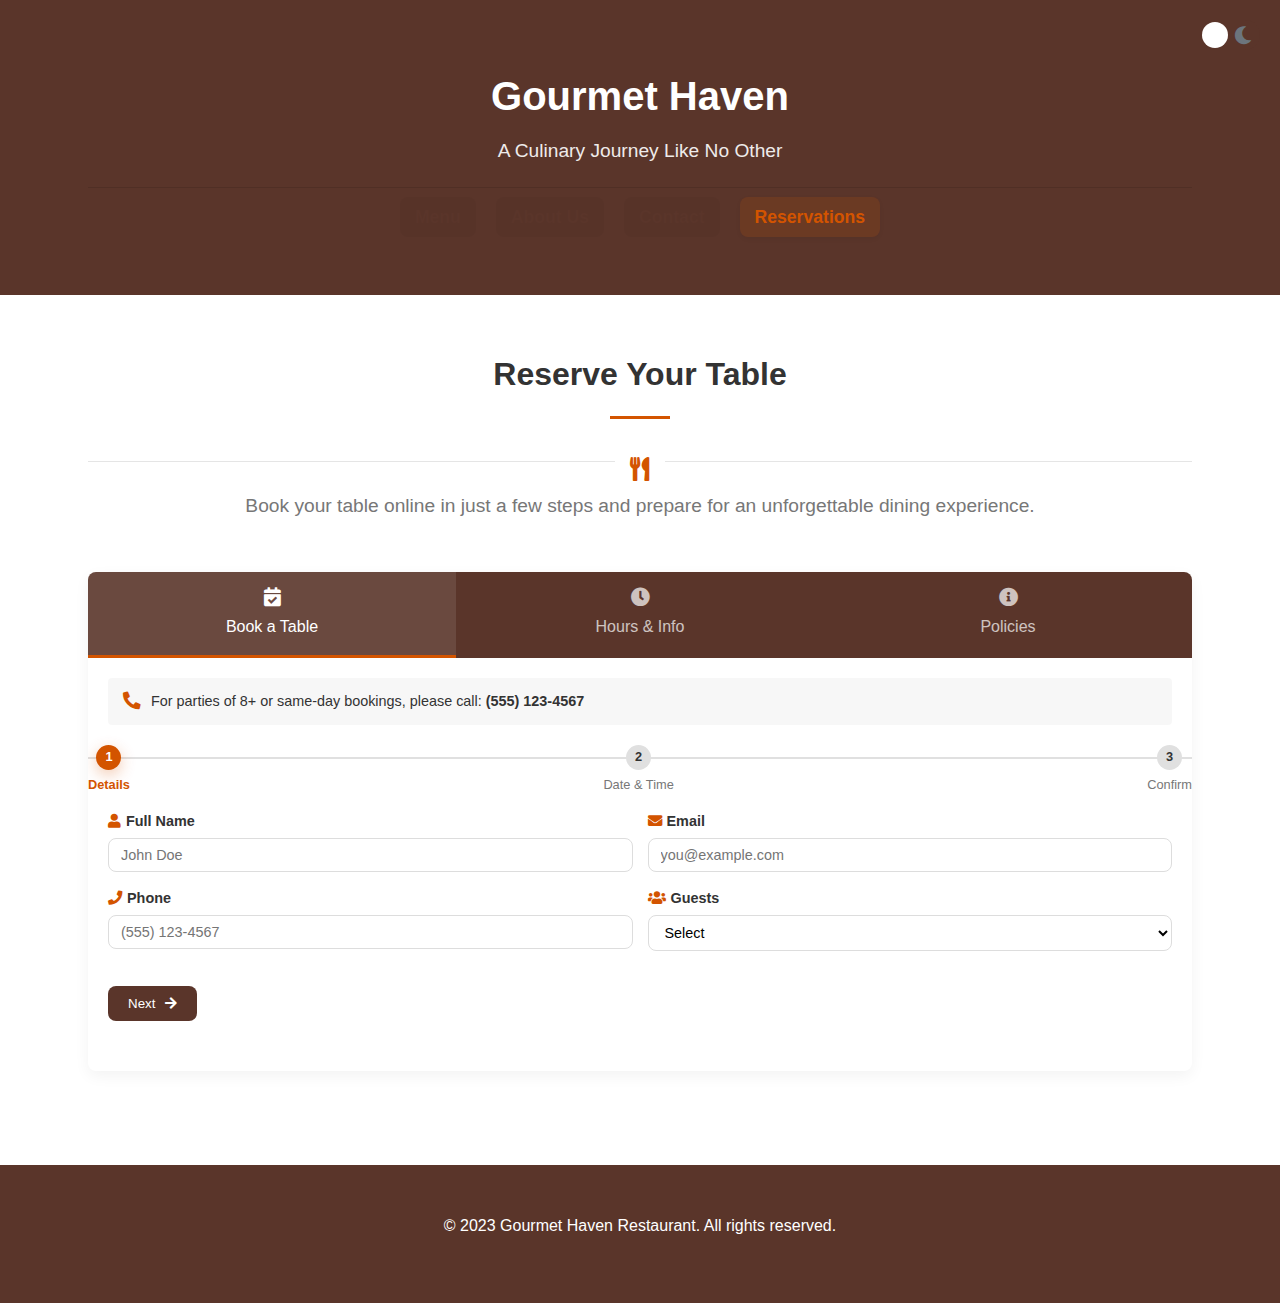
<file: reservations.html>
<!DOCTYPE html>
<html lang="en">
<head>
    <meta charset="UTF-8">
    <meta name="viewport" content="width=device-width, initial-scale=1.0">
    <title>Reservations - Gourmet Haven Restaurant</title>
    <link rel="stylesheet" href="css/styles.css">
    <link rel="stylesheet" href="https://cdnjs.cloudflare.com/ajax/libs/font-awesome/5.15.3/css/all.min.css">
</head>
<body>
    <div class="theme-toggle">
        <input type="checkbox" id="dark-mode-toggle" class="dark-mode-input">
        <label for="dark-mode-toggle" class="dark-mode-label">
            <i class="fas fa-sun"></i>
            <i class="fas fa-moon"></i>
            <span class="toggle-ball"></span>
        </label>
    </div>

    <header class="header">
        <div class="container">
            <h1 class="logo">Gourmet Haven</h1>
            <p class="tagline">A Culinary Journey Like No Other</p>
            <nav class="main-nav">
                <ul>
                    <li><a href="index.html">Menu</a></li>
                    <li><a href="about.html">About Us</a></li>
                    <li><a href="contact.html">Contact</a></li>
                    <li><a href="reservations.html" class="active">Reservations</a></li>
                </ul>
            </nav>
        </div>
    </header>

    <section class="reservations-section">
        <div class="container">
            <div class="page-header">
                <h2 class="section-title">Reserve Your Table</h2>
                <div class="separator">
                    <span class="separator-icon"><i class="fas fa-utensils"></i></span>
                </div>
                <p class="intro-text">Book your table online in just a few steps and prepare for an unforgettable dining experience.</p>
            </div>

            <!-- New reservation tabs system -->
            <div class="reservation-tabs">
                <div class="tab-header">
                    <div class="tab active" data-tab="book">
                        <i class="fas fa-calendar-check"></i>
                        <span>Book a Table</span>
                    </div>
                    <div class="tab" data-tab="hours">
                        <i class="fas fa-clock"></i>
                        <span>Hours & Info</span>
                    </div>
                    <div class="tab" data-tab="policies">
                        <i class="fas fa-info-circle"></i>
                        <span>Policies</span>
                    </div>
                </div>
                
                <!-- Tab Content -->
                <div class="tab-content">
                    <!-- Tab 1: Book a Table -->
                    <div class="tab-pane active" id="book-tab">
                        <div class="quick-contact">
                            <i class="fas fa-phone-alt"></i>
                            <span>For parties of 8+ or same-day bookings, please call: <strong>(555) 123-4567</strong></span>
                        </div>
                        
                        <!-- Reservation Form Steps Indicator -->
                        <div class="form-steps">
                            <div class="step active" data-step="1">
                                <div class="step-number">1</div>
                                <div class="step-label">Details</div>
                            </div>
                            <div class="step" data-step="2">
                                <div class="step-number">2</div>
                                <div class="step-label">Date & Time</div>
                            </div>
                            <div class="step" data-step="3">
                                <div class="step-number">3</div>
                                <div class="step-label">Confirm</div>
                            </div>
                        </div>
                        
                        <!-- Reservation Form -->
                        <form class="reservation-form" id="reservation-form">
                            <!-- Step 1: Details -->
                            <div class="form-step" id="step-1">
                                <div class="form-row">
                                    <div class="form-group">
                                        <label for="name"><i class="fas fa-user"></i> Full Name</label>
                                        <input type="text" id="name" name="name" placeholder="John Doe" required>
                                    </div>
                                    
                                    <div class="form-group">
                                        <label for="email"><i class="fas fa-envelope"></i> Email</label>
                                        <input type="email" id="email" name="email" placeholder="you@example.com" required>
                                    </div>
                                </div>
                                
                                <div class="form-row">
                                    <div class="form-group">
                                        <label for="phone"><i class="fas fa-phone"></i> Phone</label>
                                        <input type="tel" id="phone" name="phone" placeholder="(555) 123-4567" required>
                                    </div>
                                    
                                    <div class="form-group">
                                        <label for="party-size"><i class="fas fa-users"></i> Guests</label>
                                        <select id="party-size" name="party-size" required>
                                            <option value="" selected disabled>Select</option>
                                            <option value="1">1 person</option>
                                            <option value="2">2 people</option>
                                            <option value="3">3 people</option>
                                            <option value="4">4 people</option>
                                            <option value="5">5 people</option>
                                            <option value="6">6 people</option>
                                            <option value="7">7 people</option>
                                        </select>
                                    </div>
                                </div>
                                
                                <div class="form-actions">
                                    <button type="button" class="next-btn" data-next="2">Next <i class="fas fa-arrow-right"></i></button>
                                </div>
                            </div>
                            
                            <!-- Step 2: Date & Time -->
                            <div class="form-step hidden" id="step-2">
                                <div class="date-time-selector">
                                    <div class="date-picker">
                                        <label><i class="fas fa-calendar-day"></i> Select Date</label>
                                        <input type="date" id="date" name="date" required>
                                    </div>
                                    
                                    <div class="time-picker">
                                        <label><i class="fas fa-clock"></i> Available Times</label>
                                        <div class="time-slots">
                                            <div class="time-slot available" data-time="11:30">11:30 AM</div>
                                            <div class="time-slot available" data-time="12:00">12:00 PM</div>
                                            <div class="time-slot available" data-time="12:30">12:30 PM</div>
                                            <div class="time-slot limited" data-time="13:00">1:00 PM</div>
                                            <div class="time-slot available" data-time="17:30">5:30 PM</div>
                                            <div class="time-slot available" data-time="18:00">6:00 PM</div>
                                            <div class="time-slot limited" data-time="18:30">6:30 PM</div>
                                            <div class="time-slot available" data-time="19:00">7:00 PM</div>
                                            <div class="time-slot available" data-time="19:30">7:30 PM</div>
                                            <div class="time-slot booked" data-time="20:00">8:00 PM</div>
                                            <div class="time-slot limited" data-time="20:30">8:30 PM</div>
                                        </div>
                                        <input type="hidden" id="selected-time" name="selected-time" required>
                                        <div class="time-slot-legend">
                                            <div class="legend-item">
                                                <span class="legend-color available"></span>
                                                <span>Available</span>
                                            </div>
                                            <div class="legend-item">
                                                <span class="legend-color limited"></span>
                                                <span>Limited</span>
                                            </div>
                                            <div class="legend-item">
                                                <span class="legend-color booked"></span>
                                                <span>Booked</span>
                                            </div>
                                        </div>
                                    </div>
                                </div>
                                
                                <div class="form-actions">
                                    <button type="button" class="back-btn" data-prev="1"><i class="fas fa-arrow-left"></i> Back</button>
                                    <button type="button" class="next-btn" data-next="3">Next <i class="fas fa-arrow-right"></i></button>
                                </div>
                            </div>
                            
                            <!-- Step 3: Confirm -->
                            <div class="form-step hidden" id="step-3">
                                <div class="preferences-section">
                                    <div class="form-column">
                                        <div class="form-group">
                                            <label><i class="fas fa-chair"></i> Seating Preference</label>
                                            <div class="seating-options">
                                                <div class="seating-option">
                                                    <input type="radio" id="indoor" name="seating" value="indoor">
                                                    <label for="indoor">
                                                        <i class="fas fa-door-closed"></i>
                                                        <span>Indoor</span>
                                                    </label>
                                                </div>
                                                <div class="seating-option">
                                                    <input type="radio" id="outdoor" name="seating" value="outdoor">
                                                    <label for="outdoor">
                                                        <i class="fas fa-tree"></i>
                                                        <span>Outdoor</span>
                                                    </label>
                                                </div>
                                                <div class="seating-option">
                                                    <input type="radio" id="no-preference" name="seating" value="no-preference" checked>
                                                    <label for="no-preference">
                                                        <i class="fas fa-star"></i>
                                                        <span>No Preference</span>
                                                    </label>
                                                </div>
                                            </div>
                                        </div>
                                        
                                        <div class="form-group">
                                            <label for="occasion"><i class="fas fa-glass-cheers"></i> Special Occasion</label>
                                            <select id="occasion" name="occasion">
                                                <option value="">None</option>
                                                <option value="birthday">Birthday</option>
                                                <option value="anniversary">Anniversary</option>
                                                <option value="business">Business Meal</option>
                                                <option value="date">Date Night</option>
                                            </select>
                                        </div>
                                    </div>
                                    
                                    <div class="form-column">
                                        <div class="form-group">
                                            <label for="requests"><i class="fas fa-comment-alt"></i> Special Requests</label>
                                            <textarea id="requests" name="requests" rows="2" placeholder="Dietary restrictions or other requests"></textarea>
                                        </div>
                                        
                                        <div class="form-group checkbox-group">
                                            <div class="checkbox">
                                                <input type="checkbox" id="terms" name="terms" required>
                                                <label for="terms">I understand my reservation is not confirmed until I receive a confirmation.</label>
                                            </div>
                                            <div class="checkbox">
                                                <input type="checkbox" id="marketing" name="marketing">
                                                <label for="marketing">I would like to receive special offers from Gourmet Haven.</label>
                                            </div>
                                        </div>
                                    </div>
                                </div>
                                
                                <div class="reservation-summary">
                                    <h4><i class="fas fa-receipt"></i> Reservation Summary</h4>
                                    <ul class="summary-list">
                                        <li><strong>Name:</strong> <span id="summary-name">-</span></li>
                                        <li><strong>Party Size:</strong> <span id="summary-size">-</span></li>
                                        <li><strong>Date:</strong> <span id="summary-date">-</span></li>
                                        <li><strong>Time:</strong> <span id="summary-time">-</span></li>
                                    </ul>
                                </div>
                                
                                <div class="form-actions">
                                    <button type="button" class="back-btn" data-prev="2"><i class="fas fa-arrow-left"></i> Back</button>
                                    <button type="submit" class="reserve-btn"><i class="fas fa-check-circle"></i> Complete Reservation</button>
                                </div>
                            </div>
                        </form>
                        <div id="form-response" class="hidden"></div>
                    </div>
                    
                    <!-- Tab 2: Hours & Info -->
                    <div class="tab-pane" id="hours-tab">
                        <div class="hours-card">
                            <div class="hours-header">
                                <h3><i class="fas fa-clock"></i> Our Hours</h3>
                            </div>
                            <div class="hours-grid">
                                <div class="day-column">
                                    <div class="day-name">Monday</div>
                                    <div class="day-hours closed">Closed</div>
                                </div>
                                <div class="day-column">
                                    <div class="day-name">Tuesday</div>
                                    <div class="day-hours">
                                        <div>Lunch: 11:30am-2:30pm</div>
                                        <div>Dinner: 5:00pm-10:00pm</div>
                                    </div>
                                </div>
                                <div class="day-column">
                                    <div class="day-name">Wednesday</div>
                                    <div class="day-hours">
                                        <div>Lunch: 11:30am-2:30pm</div>
                                        <div>Dinner: 5:00pm-10:00pm</div>
                                    </div>
                                </div>
                                <div class="day-column">
                                    <div class="day-name">Thursday</div>
                                    <div class="day-hours">
                                        <div>Lunch: 11:30am-2:30pm</div>
                                        <div>Dinner: 5:00pm-10:00pm</div>
                                    </div>
                                </div>
                                <div class="day-column">
                                    <div class="day-name">Friday</div>
                                    <div class="day-hours">
                                        <div>Lunch: 11:30am-2:30pm</div>
                                        <div>Dinner: 5:00pm-11:00pm</div>
                                    </div>
                                </div>
                                <div class="day-column weekend">
                                    <div class="day-name">Saturday</div>
                                    <div class="day-hours">
                                        <div>Brunch: 10:00am-3:00pm</div>
                                        <div>Dinner: 5:00pm-11:00pm</div>
                                    </div>
                                </div>
                                <div class="day-column weekend">
                                    <div class="day-name">Sunday</div>
                                    <div class="day-hours">
                                        <div>Brunch: 10:00am-3:00pm</div>
                                        <div>Dinner: 5:00pm-10:00pm</div>
                                    </div>
                                </div>
                            </div>
                        </div>
                        
                        <div class="location-card">
                            <div class="location-info">
                                <h3><i class="fas fa-map-marker-alt"></i> Location</h3>
                                <address>
                                    123 Gourmet Avenue<br>
                                    Culinary District<br>
                                    Foodie City, FC 12345
                                </address>
                                <div class="contact-methods">
                                    <div class="contact-method">
                                        <i class="fas fa-phone"></i>
                                        <span>(555) 123-4567</span>
                                    </div>
                                    <div class="contact-method">
                                        <i class="fas fa-envelope"></i>
                                        <a href="mailto:reservations@gourmethaven.com">reservations@gourmethaven.com</a>
                                    </div>
                                </div>
                            </div>
                            <div class="private-dining">
                                <h3><i class="fas fa-glass-cheers"></i> Private Events</h3>
                                <p>Our private dining room can accommodate up to 20 guests. Perfect for celebrations, business dinners, and special occasions.</p>
                                <a href="contact.html" class="contact-link">Inquire about private events <i class="fas fa-arrow-right"></i></a>
                            </div>
                        </div>
                    </div>
                    
                    <!-- Tab 3: Policies -->
                    <div class="tab-pane" id="policies-tab">
                        <div class="policies-card">
                            <h3><i class="fas fa-clipboard-list"></i> Reservation Policies</h3>
                            
                            <div class="policy-grid">
                                <div class="policy-item">
                                    <div class="policy-icon"><i class="fas fa-calendar-alt"></i></div>
                                    <div class="policy-content">
                                        <h4>Booking Window</h4>
                                        <p>Reservations can be made up to 30 days in advance. For special events or large parties, please contact us directly.</p>
                                    </div>
                                </div>
                                
                                <div class="policy-item">
                                    <div class="policy-icon"><i class="fas fa-clock"></i></div>
                                    <div class="policy-content">
                                        <h4>Late Arrival</h4>
                                        <p>We hold reservations for 15 minutes past the scheduled time. After that, tables may be released to waiting guests.</p>
                                    </div>
                                </div>
                                
                                <div class="policy-item">
                                    <div class="policy-icon"><i class="fas fa-users"></i></div>
                                    <div class="policy-content">
                                        <h4>Large Parties</h4>
                                        <p>For parties of 6 or more, a credit card is required to hold the reservation. Please call us to arrange.</p>
                                    </div>
                                </div>
                                
                                <div class="policy-item">
                                    <div class="policy-icon"><i class="fas fa-ban"></i></div>
                                    <div class="policy-content">
                                        <h4>Cancellations</h4>
                                        <p>Cancellations must be made at least 24 hours in advance. Late cancellations or no-shows may incur a fee.</p>
                                    </div>
                                </div>
                                
                                <div class="policy-item">
                                    <div class="policy-icon"><i class="fas fa-utensils"></i></div>
                                    <div class="policy-content">
                                        <h4>Dietary Restrictions</h4>
                                        <p>We're happy to accommodate dietary restrictions with advance notice. Please include details in your reservation.</p>
                                    </div>
                                </div>
                                
                                <div class="policy-item">
                                    <div class="policy-icon"><i class="fas fa-child"></i></div>
                                    <div class="policy-content">
                                        <h4>Children</h4>
                                        <p>Children are welcome. High chairs and booster seats are available upon request.</p>
                                    </div>
                                </div>
                            </div>
                        </div>
                    </div>
                </div>
            </div>
        </div>
    </section>

    <footer class="footer">
        <div class="container">
            <p>&copy; 2023 Gourmet Haven Restaurant. All rights reserved.</p>
        </div>
    </footer>

    <div id="back-to-top">
        <i class="fas fa-arrow-up"></i>
    </div>

    <script>
        document.addEventListener('DOMContentLoaded', function() {
            const backToTopBtn = document.getElementById('back-to-top');
            const darkModeToggle = document.getElementById('dark-mode-toggle');
            const reservationForm = document.getElementById('reservation-form');
            const formResponse = document.getElementById('form-response');
            
            // Set minimum date to today
            const today = new Date().toISOString().split('T')[0];
            document.getElementById('date').min = today;
            
            // Tab navigation
            const tabs = document.querySelectorAll('.tab');
            const tabPanes = document.querySelectorAll('.tab-pane');
            
            tabs.forEach(tab => {
                tab.addEventListener('click', function() {
                    const tabName = this.getAttribute('data-tab');
                    
                    // Remove active class from all tabs and panes
                    tabs.forEach(t => t.classList.remove('active'));
                    tabPanes.forEach(p => p.classList.remove('active'));
                    
                    // Add active class to clicked tab and corresponding pane
                    this.classList.add('active');
                    document.getElementById(`${tabName}-tab`).classList.add('active');
                });
            });
            
            // Time slot selection
            const timeSlots = document.querySelectorAll('.time-slot:not(.booked)');
            timeSlots.forEach(slot => {
                slot.addEventListener('click', function() {
                    // Remove selected class from all slots
                    timeSlots.forEach(s => s.classList.remove('selected'));
                    
                    // Add selected class to clicked slot
                    this.classList.add('selected');
                    
                    // Update hidden input with selected time
                    document.getElementById('selected-time').value = this.getAttribute('data-time');
                });
            });
            
            // Back to top functionality
            window.addEventListener('scroll', function() {
                if (window.scrollY > 300) {
                    backToTopBtn.classList.add('show');
                } else {
                    backToTopBtn.classList.remove('show');
                }
            });
            
            backToTopBtn.addEventListener('click', function() {
                window.scrollTo({
                    top: 0,
                    behavior: 'smooth'
                });
            });
            
            // Dark mode toggle with state persistence
            darkModeToggle.checked = localStorage.getItem('darkMode') === 'true';
            if (darkModeToggle.checked) {
                document.body.classList.add('dark-mode');
            }
            
            darkModeToggle.addEventListener('change', function() {
                document.body.classList.toggle('dark-mode');
                localStorage.setItem('darkMode', this.checked);
            });
            
            // Ensure only one seating preference can be selected
            const seatingCheckboxes = document.querySelectorAll('input[name="seating"]');
            seatingCheckboxes.forEach(checkbox => {
                checkbox.addEventListener('change', function() {
                    if (this.checked) {
                        seatingCheckboxes.forEach(cb => {
                            if (cb !== this) cb.checked = false;
                        });
                    }
                });
            });
            
            // Multi-step form navigation
            const nextButtons = document.querySelectorAll('.next-btn');
            const prevButtons = document.querySelectorAll('.back-btn');
            const formSteps = document.querySelectorAll('.form-step');
            const stepIndicators = document.querySelectorAll('.step');
            
            // Go to next step
            nextButtons.forEach(button => {
                button.addEventListener('click', function() {
                    const currentStep = parseInt(this.getAttribute('data-next')) - 1;
                    const nextStep = parseInt(this.getAttribute('data-next'));
                    
                    // Basic validation for required fields in current step
                    const currentFormStep = document.getElementById(`step-${currentStep + 1}`);
                    const requiredFields = currentFormStep.querySelectorAll('[required]');
                    let isValid = true;
                    
                    requiredFields.forEach(field => {
                        if (!field.value) {
                            isValid = false;
                            field.classList.add('invalid');
                            
                            // Add shake animation for invalid fields
                            field.classList.add('shake');
                            setTimeout(() => {
                                field.classList.remove('shake');
                            }, 500);
                        } else {
                            field.classList.remove('invalid');
                        }
                    });
                    
                    if (!isValid) return;
                    
                    // Hide current step
                    formSteps[currentStep].classList.add('hidden');
                    
                    // Show next step
                    formSteps[nextStep - 1].classList.remove('hidden');
                    
                    // Update step indicators
                    stepIndicators[currentStep].classList.remove('active');
                    stepIndicators[currentStep].classList.add('completed');
                    stepIndicators[nextStep - 1].classList.add('active');
                    
                    // Scroll to top of form
                    reservationForm.scrollIntoView({ behavior: 'smooth', block: 'start' });
                });
            });
            
            // Go to previous step
            prevButtons.forEach(button => {
                button.addEventListener('click', function() {
                    const currentStep = parseInt(this.getAttribute('data-prev'));
                    const prevStep = parseInt(this.getAttribute('data-prev')) - 1;
                    
                    // Hide current step
                    formSteps[currentStep].classList.add('hidden');
                    
                    // Show previous step
                    formSteps[prevStep].classList.remove('hidden');
                    
                    // Update step indicators
                    stepIndicators[currentStep].classList.remove('active');
                    stepIndicators[prevStep].classList.add('active');
                    stepIndicators[prevStep].classList.remove('completed');
                    
                    // Scroll to top of form
                    reservationForm.scrollIntoView({ behavior: 'smooth', block: 'start' });
                });
            });
            
            // Update summary on step 3 when reaching that step
            document.querySelector('[data-next="3"]').addEventListener('click', function() {
                // Update the reservation summary before showing it
                document.getElementById('summary-name').textContent = document.getElementById('name').value;
                document.getElementById('summary-size').textContent = document.getElementById('party-size').value + ' people';
                document.getElementById('summary-date').textContent = new Date(document.getElementById('date').value).toLocaleDateString('en-US', {
                    weekday: 'long',
                    year: 'numeric',
                    month: 'long',
                    day: 'numeric'
                });
                
                // Get the selected time slot
                const selectedTimeSlot = document.querySelector('.time-slot.selected');
                if (selectedTimeSlot) {
                    // Format the time for display (e.g., 17:30 -> 5:30 PM)
                    const timeValue = selectedTimeSlot.getAttribute('data-time');
                    document.getElementById('summary-time').textContent = selectedTimeSlot.textContent;
                }
            });
            
            // Add a safeguard if no time is selected
            document.querySelector('button[type="submit"]').addEventListener('click', function(e) {
                const selectedTime = document.getElementById('selected-time').value;
                if (!selectedTime) {
                    e.preventDefault();
                    const timeSlots = document.querySelector('.time-slots');
                    timeSlots.classList.add('shake');
                    setTimeout(() => {
                        timeSlots.classList.remove('shake');
                    }, 500);
                    // Add a note below time slots
                    const errorNote = document.createElement('p');
                    errorNote.classList.add('error-note');
                    errorNote.innerHTML = '<i class="fas fa-exclamation-circle"></i> Please select a time slot';
                    errorNote.style.color = '#e74c3c';
                    errorNote.style.marginTop = '8px';
                    errorNote.style.fontSize = '0.9rem';
                    
                    // Remove any existing error notes first
                    const existingNote = document.querySelector('.error-note');
                    if (existingNote) existingNote.remove();
                    
                    document.querySelector('.time-slots').after(errorNote);
                    return;
                }
            });
            
            // Reservation form submission
            reservationForm.addEventListener('submit', function(e) {
                e.preventDefault();
                
                // Check validation
                const lastStep = document.getElementById('step-3');
                const requiredFields = lastStep.querySelectorAll('[required]');
                let isValid = true;
                
                requiredFields.forEach(field => {
                    if (!field.value) {
                        isValid = false;
                        field.classList.add('invalid');
                    } else {
                        field.classList.remove('invalid');
                    }
                });
                
                if (!isValid) return;
                
                // Collect all form data
                const formData = {
                    name: document.getElementById('name').value,
                    email: document.getElementById('email').value,
                    phone: document.getElementById('phone').value,
                    partySize: document.getElementById('party-size').value,
                    date: document.getElementById('date').value,
                    time: document.getElementById('selected-time').value,
                    seating: document.querySelector('input[name="seating"]:checked')?.value || "indoor",
                    occasion: document.getElementById('occasion').value,
                    requests: document.getElementById('requests').value,
                    marketing: document.getElementById('marketing').checked
                };
                
                // Hide form steps
                formSteps.forEach(step => {
                    step.classList.add('hidden');
                });
                
                // Format the date nicely
                const formattedDate = new Date(formData.date).toLocaleDateString('en-US', {
                    weekday: 'long',
                    year: 'numeric',
                    month: 'long', 
                    day: 'numeric'
                });
                
                // Get the time text from the selected time slot
                let selectedTimeDisplay = "Not selected";
                const timeSlot = document.querySelector(`.time-slot[data-time="${formData.time}"]`);
                if (timeSlot) {
                    selectedTimeDisplay = timeSlot.textContent;
                }
                
                // Simulating form submission
                formResponse.innerHTML = `
                    <div class="success-message">
                        <i class="fas fa-check-circle"></i> 
                        <div>
                            <h3>Reservation Request Received!</h3>
                            <p>Thank you for your reservation request. In a real application, our staff would contact you via email or phone within 24 hours to confirm your booking.</p>
                            <p class="highlight-note">This is a demonstration website. No actual reservation has been made.</p>
                            <p>Reservation Details:</p>
                            <ul>
                                <li>Name: ${formData.name}</li>
                                <li>Email: ${formData.email}</li>
                                <li>Phone: ${formData.phone}</li>
                                <li>Date: ${formattedDate}</li>
                                <li>Time: ${selectedTimeDisplay}</li>
                                <li>Party Size: ${formData.partySize} people</li>
                                <li>Seating: ${formData.seating.charAt(0).toUpperCase() + formData.seating.slice(1)}</li>
                                ${formData.occasion ? `<li>Special Occasion: ${formData.occasion}</li>` : ''}
                                ${formData.requests ? `<li>Special Requests: ${formData.requests}</li>` : ''}
                            </ul>
                        </div>
                    </div>`;
                formResponse.classList.remove('hidden');
                
                // Reset form and step indicators
                setTimeout(() => {
                    reservationForm.reset();
                    stepIndicators.forEach((step, index) => {
                        if (index === 0) {
                            step.classList.add('active');
                            step.classList.remove('completed');
                        } else {
                            step.classList.remove('active');
                            step.classList.remove('completed');
                        }
                    });
                    
                    formSteps.forEach((step, index) => {
                        if (index === 0) {
                            step.classList.remove('hidden');
                        } else {
                            step.classList.add('hidden');
                        }
                    });
                    
                    formResponse.classList.add('hidden');
                }, 8000);
                
                // Scroll to response
                formResponse.scrollIntoView({ behavior: 'smooth' });
            });
            
            // Date change event to update available time slots
            const dateInput = document.getElementById('date');
            dateInput.addEventListener('change', function() {
                // Simulating getting available times for the selected date
                // In a real app, this would be an API call
                const selectedDate = new Date(this.value);
                const dayOfWeek = selectedDate.getDay(); // 0 = Sunday, 6 = Saturday
                
                // Just a sample logic to show different available slots for different days
                const timeSlots = document.querySelectorAll('.time-slot');
                
                // Reset all time slots
                timeSlots.forEach(slot => {
                    slot.className = 'time-slot available';
                });
                
                // Simulate different availability based on day of week
                if (dayOfWeek === 5 || dayOfWeek === 6) { // Friday or Saturday
                    // Weekend - busier
                    document.querySelector('.time-slot:nth-child(3)').className = 'time-slot limited';
                    document.querySelector('.time-slot:nth-child(4)').className = 'time-slot booked';
                    document.querySelector('.time-slot:nth-child(6)').className = 'time-slot booked';
                    document.querySelector('.time-slot:nth-child(7)').className = 'time-slot booked';
                } else if (dayOfWeek === 1) { // Monday
                    // Closed
                    timeSlots.forEach(slot => {
                        slot.className = 'time-slot booked';
                    });
                } else {
                    // Weekday - less busy
                    document.querySelector('.time-slot:nth-child(7)').className = 'time-slot limited';
                }
            });
            
            // Note: The time selection is now handled through the time-slots UI
            // No need for the timeSelect event listener since we've replaced the dropdown
            // with the visual time slot selector
        });
    </script>
</body>
</html>
</file>
<file: css/styles.css>
/* CSS Variables for Theming */
:root {
    --primary-color: #5a352a;
    --primary-color-hover: #6d4235;
    --secondary-color: #f8e9d2;
    --accent-color: #d35400;
    --accent-color-hover: #ff6b1a;
    --text-color: #333333;
    --light-text-color: #777777;
    --background-color: #ffffff;
    --card-background: #ffffff;
    --shadow-color: rgba(0, 0, 0, 0.1);
    --shadow-color-hover: rgba(0, 0, 0, 0.18);
    --border-radius: 8px;
    --transition-speed: 0.3s;
    --spacing-unit: 8px;
    --success-color: #28a745;
    --warning-color: #ffc107;
    --danger-color: #dc3545;
    --dark-bg: #222;
    --dark-card: #333;
    --dark-text: #f8f9fa;
    --dark-light-text: #adb5bd;
}

/* Dark Mode Styles */
body.dark-mode {
    --background-color: var(--dark-bg);
    --card-background: var(--dark-card);
    --text-color: var(--dark-text);
    --light-text-color: var(--dark-light-text);
    --secondary-color: #403528;
}

body.dark-mode .header,
body.dark-mode .footer {
    background-color: #2c1d17;
}

body.dark-mode .menu-item-image {
    background-color: #403528;
}

body.dark-mode .filter-label {
    background-color: #444;
    color: #eee;
}

body.dark-mode .filter-label:hover {
    background-color: #555;
}

body.dark-mode .filter-input:checked + .filter-label {
    background-color: var(--primary-color);
}

body.dark-mode .item-price {
    background-color: rgba(211, 84, 0, 0.2);
}

/* Base Styles */
* {
    margin: 0;
    padding: 0;
    box-sizing: border-box;
}

body {
    font-family: 'Inter', Helvetica, Arial, sans-serif;
    line-height: 1.6;
    color: var(--text-color);
    background-color: var(--background-color);
}

.container {
    width: 90%;
    max-width: 1200px;
    margin: 0 auto;
    padding: calc(var(--spacing-unit) * 3);
}

/* Typography */
h1, h2, h3 {
    font-weight: 600;
    text-align: center;
    margin-bottom: calc(var(--spacing-unit) * 2);
}

p {
    margin-bottom: calc(var(--spacing-unit) * 2);
}

/* Header Styles */
.header {
    background-color: var(--primary-color);
    color: white;
    padding: calc(var(--spacing-unit) * 5) 0;
    text-align: center;
}

.logo {
    font-size: 2.5rem;
    margin-bottom: calc(var(--spacing-unit));
}

.tagline {
    font-size: 1.2rem;
    opacity: 0.9;
}

/* Menu Section */
.menu-section {
    padding: calc(var(--spacing-unit) * 5) 0;
}

.section-title {
    font-size: 2rem;
    margin-bottom: calc(var(--spacing-unit) * 4);
    position: relative;
}

.section-title:after {
    content: '';
    display: block;
    width: 60px;
    height: 3px;
    background-color: var(--accent-color);
    margin: calc(var(--spacing-unit) * 2) auto;
}

/* Category Filter */
.category-filter {
    display: flex;
    justify-content: center;
    flex-wrap: wrap;
    gap: calc(var(--spacing-unit) * 2);
    margin-bottom: calc(var(--spacing-unit) * 5);
}

.filter-input {
    display: none;
}

.filter-label {
    display: block;
    padding: calc(var(--spacing-unit) * 1.5) calc(var(--spacing-unit) * 3);
    background-color: var(--card-background);
    border-radius: var(--border-radius);
    cursor: pointer;
    transition: all var(--transition-speed);
    box-shadow: 0 2px 5px var(--shadow-color);
    text-align: center;
    font-weight: 500;
}

.filter-label:hover {
    transform: translateY(-2px);
    box-shadow: 0 4px 8px var(--shadow-color-hover);
    background-color: #f8f8f8;
}

.filter-input:checked + .filter-label {
    background-color: var(--primary-color);
    color: white;
    transform: translateY(-3px);
    box-shadow: 0 6px 12px var(--shadow-color-hover);
}

.filter-input:checked + .filter-label:hover {
    background-color: var(--primary-color-hover);
}

/* Menu Items */
.menu-items {
    display: grid;
    grid-template-columns: repeat(auto-fill, minmax(300px, 1fr));
    gap: calc(var(--spacing-unit) * 3);
}

.menu-item {
    background-color: var(--card-background);
    border-radius: var(--border-radius);
    overflow: hidden;
    box-shadow: 0 4px 12px var(--shadow-color);
    transition: all var(--transition-speed);
    position: relative;
    top: 0;
}

.menu-item:hover {
    transform: translateY(-8px);
    box-shadow: 0 10px 20px var(--shadow-color-hover);
}

.menu-item:active {
    transform: translateY(-2px);
    box-shadow: 0 5px 10px var(--shadow-color);
    transition: all 0.1s;
}

.menu-item-image, .menu-item-carousel {
    height: 180px;
    display: flex;
    align-items: center;
    justify-content: center;
    background-color: var(--secondary-color);
    padding: calc(var(--spacing-unit) * 2);
    transition: all var(--transition-speed);
    position: relative;
    overflow: hidden;
}

/* Carousel Styling */
.carousel-container {
    position: relative;
    width: 100%;
    height: 100%;
    overflow: hidden;
}

.carousel-track {
    display: flex;
    width: 100%;
    height: 100%;
    transition: transform 0.5s ease-in-out;
}

.carousel-slide {
    min-width: 100%;
    height: 100%;
    display: flex;
    justify-content: center;
    align-items: center;
}

.carousel-btn {
    position: absolute;
    top: 50%;
    transform: translateY(-50%);
    background: rgba(0, 0, 0, 0.3);
    color: white;
    border: none;
    width: 30px;
    height: 30px;
    border-radius: 50%;
    display: flex;
    justify-content: center;
    align-items: center;
    cursor: pointer;
    opacity: 0;
    transition: opacity 0.3s, background 0.3s;
    z-index: 10;
}

.carousel-btn.prev {
    left: 10px;
}

.carousel-btn.next {
    right: 10px;
}

.carousel-container:hover .carousel-btn {
    opacity: 1;
}

.carousel-btn:hover {
    background: rgba(0, 0, 0, 0.6);
}

.carousel-dots {
    position: absolute;
    bottom: 10px;
    left: 0;
    right: 0;
    display: flex;
    justify-content: center;
    gap: 5px;
}

.dot {
    width: 8px;
    height: 8px;
    border-radius: 50%;
    background-color: rgba(255, 255, 255, 0.5);
    cursor: pointer;
    transition: background-color 0.3s;
}

.dot.active {
    background-color: white;
}

.menu-item:hover .menu-item-image,
.menu-item:hover .menu-item-carousel {
    background-color: #f4dfbf;
}

.item-svg {
    width: 100%;
    height: 100%;
    object-fit: contain;
    transition: all var(--transition-speed);
}

.menu-item:hover .item-svg {
    transform: scale(1.08) rotate(2deg);
}

.menu-item-content {
    padding: calc(var(--spacing-unit) * 3);
    text-align: center;
}

.item-title {
    font-size: 1.3rem;
    margin-bottom: calc(var(--spacing-unit) * 1.5);
    color: var(--primary-color);
    position: relative;
    display: inline-block;
    transition: all var(--transition-speed);
}

.item-title:after {
    content: '';
    position: absolute;
    width: 0;
    height: 2px;
    bottom: -4px;
    left: 50%;
    background-color: var(--accent-color);
    transition: all var(--transition-speed);
    transform: translateX(-50%);
}

.menu-item:hover .item-title {
    color: var(--primary-color-hover);
}

.menu-item:hover .item-title:after {
    width: 70%;
}

.item-description {
    color: var(--light-text-color);
    font-size: 0.95rem;
    margin-bottom: calc(var(--spacing-unit) * 2);
}

.item-price {
    font-weight: 700;
    font-size: 1.1rem;
    color: var(--accent-color);
    padding: 8px 16px;
    border-radius: var(--border-radius);
    background-color: rgba(211, 84, 0, 0.1);
    display: inline-block;
    transition: all var(--transition-speed);
}

.menu-item:hover .item-price {
    background-color: rgba(211, 84, 0, 0.2);
    color: var(--accent-color-hover);
    transform: scale(1.05);
}

/* Filter Functionality */
/* CSS will be managed by JavaScript for better interactivity */
.menu-item {
    transition: opacity 0.5s ease, transform 0.5s ease;
}

.menu-item.active {
    opacity: 1;
    transform: translateY(0);
}

/* Additional styles for improved interactivity */
.add-to-order-btn {
    opacity: 0.7;
    pointer-events: none;
}

.add-to-order-btn.active {
    opacity: 1;
    pointer-events: auto;
}

@keyframes fadeIn {
    0% {
        opacity: 0;
        transform: translateY(20px);
    }
    100% {
        opacity: 1;
        transform: translateY(0);
    }
}

/* Footer Styles */
.footer {
    background-color: var(--primary-color);
    color: white;
    padding: calc(var(--spacing-unit) * 3) 0;
    text-align: center;
    margin-top: calc(var(--spacing-unit) * 5);
}

/* New Features */
/* Sticky Filter */
.category-filter.sticky {
    position: fixed;
    top: 0;
    left: 0;
    right: 0;
    z-index: 100;
    background-color: var(--background-color);
    padding: calc(var(--spacing-unit) * 2);
    box-shadow: 0 2px 15px rgba(0, 0, 0, 0.15);
    border-radius: 0;
    animation: slideDown 0.3s forwards;
    display: flex;
    justify-content: center;
}

body.dark-mode .category-filter.sticky {
    background-color: var(--dark-bg);
}

@keyframes slideDown {
    from {
        transform: translateY(-100%);
    }
    to {
        transform: translateY(0);
    }
}

/* Back to Top Button */
#back-to-top {
    position: fixed;
    bottom: 30px;
    right: 30px;
    width: 50px;
    height: 50px;
    background-color: var(--primary-color);
    color: white;
    border-radius: 50%;
    display: flex;
    justify-content: center;
    align-items: center;
    cursor: pointer;
    opacity: 0;
    visibility: hidden;
    transition: all 0.3s;
    box-shadow: 0 2px 10px rgba(0, 0, 0, 0.2);
    z-index: 99;
}

#back-to-top.show {
    opacity: 1;
    visibility: visible;
}

#back-to-top:hover {
    background-color: var(--primary-color-hover);
    transform: translateY(-3px);
}

/* Show Order Button */
#show-order-btn {
    position: fixed;
    bottom: 100px;
    right: 30px;
    width: 60px;
    height: 60px;
    background-color: var(--accent-color);
    color: white;
    border-radius: 50%;
    display: flex;
    align-items: center;
    justify-content: center;
    cursor: pointer;
    transition: all 0.3s ease;
    box-shadow: 0 5px 15px rgba(0,0,0,0.15);
    z-index: 100;
    font-size: 1.4rem;
    transform: scale(0.8);
}

#show-order-btn.hidden {
    opacity: 0;
    visibility: hidden;
    transform: scale(0.8);
}

#show-order-btn:not(.hidden) {
    opacity: 1;
    visibility: visible;
    transform: scale(1);
}

#show-order-btn:hover {
    background-color: var(--primary-color);
    transform: translateY(-5px) scale(1.05);
}

#order-count-badge {
    position: absolute;
    top: -5px;
    right: -5px;
    background-color: var(--primary-color);
    color: white;
    border-radius: 50%;
    width: 24px;
    height: 24px;
    font-size: 0.8rem;
    display: flex;
    align-items: center;
    justify-content: center;
    font-weight: 600;
    box-shadow: 0 2px 5px rgba(0,0,0,0.2);
}

/* Navigation Styles */
.main-nav {
    margin-top: 20px;
    border-top: 1px solid rgba(0,0,0,0.1);
    padding-top: 15px;
}

.main-nav ul {
    list-style: none;
    display: flex;
    justify-content: center;
    gap: 20px;
    padding: 0;
}

.main-nav a {
    color: var(--primary-color);
    text-decoration: none;
    font-weight: 600;
    font-size: 1.1rem;
    padding: 10px 15px;
    border-radius: var(--border-radius);
    transition: all var(--transition-speed);
    position: relative;
    background-color: rgba(0,0,0,0.03);
}

.main-nav a:hover {
    color: var(--accent-color);
    background-color: rgba(211, 84, 0, 0.1);
}

.main-nav a.active {
    color: var(--accent-color);
    background-color: rgba(211, 84, 0, 0.15);
    box-shadow: 0 2px 5px rgba(0,0,0,0.05);
}

/* Dark Mode Toggle */
.theme-toggle {
    position: absolute;
    top: 20px;
    right: 20px;
    z-index: 1000;
}

.dark-mode-input {
    display: none;
}

.dark-mode-label {
    position: relative;
    display: block;
    width: 60px;
    height: 30px;
    background-color: var(--primary-color);
    border-radius: 30px;
    cursor: pointer;
    transition: all 0.3s;
    overflow: hidden;
}

.dark-mode-label .fa-sun {
    position: absolute;
    top: 6px;
    left: 8px;
    color: #ffc107;
    font-size: 18px;
    transition: transform 0.3s;
    z-index: 1;
}

.dark-mode-label .fa-moon {
    position: absolute;
    top: 6px;
    right: 8px;
    color: #6c757d;
    font-size: 18px;
    transition: transform 0.3s;
    z-index: 1;
}

.dark-mode-label .toggle-ball {
    position: absolute;
    top: 2px;
    left: 2px;
    width: 26px;
    height: 26px;
    background-color: white;
    border-radius: 50%;
    transition: transform 0.3s;
    z-index: 2;
}

.dark-mode-input:checked + .dark-mode-label .toggle-ball {
    transform: translateX(30px);
}

.dark-mode-input:checked + .dark-mode-label {
    background-color: #444;
}

/* Featured Items Badge */
.featured {
    position: relative;
    overflow: visible !important;
}

.featured-badge {
    position: absolute;
    top: -10px;
    left: 10px;
    background-color: var(--accent-color);
    color: white;
    padding: 5px 10px;
    border-radius: 4px;
    font-size: 0.85rem;
    font-weight: 600;
    box-shadow: 0 2px 5px rgba(0,0,0,0.2);
    z-index: 10;
}

.featured-badge i {
    margin-right: 4px;
    animation: pulse 1.5s infinite;
}

@keyframes pulse {
    0% {
        transform: scale(1);
    }
    50% {
        transform: scale(1.2);
    }
    100% {
        transform: scale(1);
    }
}

/* Quantity Controls */
.item-controls {
    margin-top: 15px;
    display: flex;
    flex-direction: column;
    align-items: center;
    gap: 10px;
}

.quantity-control {
    display: flex;
    align-items: center;
    gap: 10px;
}

.quantity-btn {
    width: 30px;
    height: 30px;
    border-radius: 50%;
    border: none;
    background-color: var(--primary-color);
    color: white;
    cursor: pointer;
    display: flex;
    justify-content: center;
    align-items: center;
    transition: all 0.2s;
}

.quantity-btn:hover {
    background-color: var(--primary-color-hover);
    transform: scale(1.1);
}

.quantity-btn.minus {
    background-color: var(--light-text-color);
}

.quantity-btn.minus:hover {
    background-color: var(--text-color);
}

.quantity {
    font-weight: 600;
    font-size: 1.1rem;
    min-width: 20px;
    text-align: center;
}

.add-to-order-btn {
    background-color: var(--accent-color);
    color: white;
    border: none;
    padding: 8px 16px;
    border-radius: var(--border-radius);
    font-weight: 600;
    cursor: pointer;
    transition: all 0.2s;
    width: 100%;
}

.add-to-order-btn:hover {
    background-color: var(--accent-color-hover);
    transform: translateY(-2px);
    box-shadow: 0 3px 8px rgba(0,0,0,0.2);
}

/* Add Success Message */
.add-success {
    position: absolute;
    top: 50%;
    left: 50%;
    transform: translate(-50%, -50%);
    background-color: var(--success-color);
    color: white;
    padding: 12px 24px;
    border-radius: var(--border-radius);
    font-weight: 600;
    box-shadow: 0 3px 10px rgba(0,0,0,0.2);
    animation: fadeInOut 2s forwards;
    z-index: 20;
}

@keyframes fadeInOut {
    0% {
        opacity: 0;
        transform: translate(-50%, -50%) scale(0.9);
    }
    20% {
        opacity: 1;
        transform: translate(-50%, -50%) scale(1);
    }
    80% {
        opacity: 1;
        transform: translate(-50%, -50%) scale(1);
    }
    100% {
        opacity: 0;
        transform: translate(-50%, -50%) scale(0.9);
    }
}

/* Order Summary */
#order-summary {
    position: fixed;
    bottom: 20px;
    right: 20px;
    width: 300px;
    background-color: var(--card-background);
    border-radius: var(--border-radius);
    box-shadow: 0 5px 20px rgba(0,0,0,0.2);
    transition: all 0.3s;
    z-index: 100;
    overflow: hidden;
}

#order-summary.hidden {
    transform: translateX(350px);
    opacity: 0;
}

.order-summary-header {
    background-color: var(--primary-color);
    color: white;
    padding: 15px;
    display: flex;
    justify-content: space-between;
    align-items: center;
}

.order-summary-header h3 {
    margin: 0;
    font-size: 1.1rem;
    text-align: left;
}

.order-summary-header i {
    margin-left: 8px;
}

#close-order-summary {
    background: none;
    border: none;
    color: white;
    cursor: pointer;
    font-size: 1.1rem;
    transition: all 0.2s;
}

#close-order-summary:hover {
    transform: scale(1.1);
}

.order-items {
    padding: 15px;
    max-height: 300px;
    overflow-y: auto;
}

.order-item {
    display: flex;
    justify-content: space-between;
    padding: 10px 0;
    border-bottom: 1px solid rgba(0,0,0,0.1);
}

.order-item:last-child {
    border-bottom: none;
}

.order-item-details {
    display: flex;
    flex-direction: column;
}

.order-item-name {
    font-weight: 600;
    margin-bottom: 3px;
}

.order-item-quantity {
    font-size: 0.9rem;
    color: var(--light-text-color);
}

.order-item-price {
    font-weight: 600;
    color: var(--accent-color);
}

.empty-cart {
    text-align: center;
    color: var(--light-text-color);
    font-style: italic;
    margin: 20px 0;
}

.order-total {
    padding: 15px;
    background-color: rgba(0,0,0,0.05);
    border-top: 1px solid rgba(0,0,0,0.1);
}

.order-total p {
    margin: 0 0 10px 0;
    font-weight: 600;
    display: flex;
    justify-content: space-between;
}

#order-total-amount {
    color: var(--accent-color);
    font-size: 1.2rem;
}

#checkout-btn {
    width: 100%;
    background-color: var(--success-color);
    color: white;
    border: none;
    padding: 10px;
    border-radius: var(--border-radius);
    font-weight: 600;
    cursor: pointer;
    transition: all 0.2s;
    text-transform: uppercase;
    letter-spacing: 0.5px;
}

#checkout-btn:hover {
    transform: translateY(-2px);
    box-shadow: 0 3px 8px rgba(0,0,0,0.2);
}

/* Show Order Button */
#show-order-btn {
    position: fixed;
    bottom: 100px;
    right: 30px;
    width: 60px;
    height: 60px;
    background-color: var(--accent-color);
    color: white;
    border-radius: 50%;
    display: flex;
    align-items: center;
    justify-content: center;
    cursor: pointer;
    transition: all 0.3s ease;
    box-shadow: 0 5px 15px rgba(0,0,0,0.15);
    z-index: 100;
    font-size: 1.4rem;
    transform: scale(0.8);
}

#show-order-btn.hidden {
    opacity: 0;
    visibility: hidden;
    transform: scale(0.8);
}

#show-order-btn:not(.hidden) {
    opacity: 1;
    visibility: visible;
    transform: scale(1);
}

#show-order-btn:hover {
    background-color: var(--primary-color);
    transform: translateY(-5px) scale(1.05);
}

#order-count-badge {
    position: absolute;
    top: -5px;
    right: -5px;
    background-color: var(--primary-color);
    color: white;
    border-radius: 50%;
    width: 24px;
    height: 24px;
    font-size: 0.8rem;
    display: flex;
    align-items: center;
    justify-content: center;
    font-weight: 600;
    box-shadow: 0 2px 5px rgba(0,0,0,0.2);
}

/* Responsive Design */
@media (max-width: 768px) {
    .menu-items {
        grid-template-columns: 1fr;
    }
    
    .category-filter {
        flex-direction: row;
        overflow-x: auto;
        padding-bottom: calc(var(--spacing-unit));
        justify-content: flex-start;
    }

    .category-filter.sticky {
        justify-content: flex-start;
        padding-left: 15px;
        padding-right: 15px;
    }

    .filter-label {
        padding: calc(var(--spacing-unit)) calc(var(--spacing-unit) * 2);
        white-space: nowrap;
    }

    .logo {
        font-size: 2rem;
    }

    .tagline {
        font-size: 1rem;
    }

    #order-summary {
        width: 100%;
        bottom: 0;
        right: 0;
        border-radius: 0;
    }
    
    #order-summary.hidden {
        transform: translateY(100%);
    }
    
    #back-to-top {
        bottom: 15px;
        right: 15px;
        width: 40px;
        height: 40px;
    }
    
    #show-order-btn {
        bottom: 70px;
        right: 15px;
        width: 50px;
        height: 50px;
        font-size: 1.2rem;
    }
    
    #order-count-badge {
        width: 22px;
        height: 22px;
        font-size: 0.75rem;
    }
}

/* About Page Styles */
.about-section {
    padding: 50px 0;
}

.page-header {
    text-align: center;
    margin-bottom: 50px;
}

.separator {
    width: 100%;
    height: 20px;
    position: relative;
    margin: 20px 0;
    text-align: center;
}

.separator:before {
    content: '';
    position: absolute;
    top: 50%;
    left: 0;
    right: 0;
    height: 1px;
    background-color: rgba(0,0,0,0.1);
}

.separator-icon {
    position: relative;
    display: inline-block;
    padding: 0 15px;
    background-color: var(--background-color);
    color: var(--accent-color);
    font-size: 1.5rem;
}

.intro-text {
    max-width: 800px;
    margin: 0 auto;
    font-size: 1.2rem;
    line-height: 1.6;
    color: var(--light-text-color);
}

.about-content {
    display: grid;
    grid-template-columns: 1fr 1fr;
    gap: 40px;
    margin-bottom: 60px;
    align-items: center;
}

.about-content.reversed {
    direction: rtl;
}

.about-content.reversed > * {
    direction: ltr;
}

.about-image {
    position: relative;
    border-radius: var(--border-radius);
    overflow: hidden;
    box-shadow: 0 10px 30px rgba(0,0,0,0.1);
    transition: all 0.5s ease;
}

.about-image:hover {
    transform: translateY(-10px);
    box-shadow: 0 15px 40px rgba(0,0,0,0.15);
}

.about-image img {
    width: 100%;
    height: auto;
    display: block;
    transition: all 0.5s ease;
}

.about-image:hover img {
    transform: scale(1.05);
}

.image-caption {
    position: absolute;
    bottom: 0;
    left: 0;
    right: 0;
    background-color: rgba(0,0,0,0.7);
    color: white;
    padding: 10px 15px;
    font-size: 0.9rem;
    text-align: center;
    transform: translateY(100%);
    transition: all 0.3s ease;
}

.about-image:hover .image-caption {
    transform: translateY(0);
}

.content-box {
    background-color: var(--card-background);
    border-radius: var(--border-radius);
    padding: 30px;
    box-shadow: 0 5px 20px rgba(0,0,0,0.05);
    height: 100%;
}

.about-text h3 {
    color: var(--primary-color);
    margin-bottom: 20px;
    font-size: 1.5rem;
    display: flex;
    align-items: center;
    gap: 10px;
}

.about-text h3 i {
    color: var(--accent-color);
}

.about-text p {
    margin-bottom: 20px;
    line-height: 1.8;
    color: var(--text-color);
}

.quote {
    margin-top: 30px;
    padding-left: 20px;
    border-left: 4px solid var(--accent-color);
}

.quote blockquote {
    font-style: italic;
    font-size: 1.1rem;
    margin-bottom: 10px;
    color: var(--text-color);
}

.quote cite {
    font-size: 0.9rem;
    color: var(--accent-color);
    font-weight: 600;
}

.about-highlights {
    display: grid;
    grid-template-columns: repeat(3, 1fr);
    gap: 30px;
    margin: 50px 0;
}

.highlight-item {
    background-color: var(--card-background);
    border-radius: var(--border-radius);
    padding: 30px;
    text-align: center;
    box-shadow: 0 5px 15px rgba(0,0,0,0.05);
    transition: all 0.3s ease;
}

.highlight-item:hover {
    transform: translateY(-10px);
    box-shadow: 0 15px 30px rgba(0,0,0,0.1);
}

.highlight-icon {
    width: 70px;
    height: 70px;
    background-color: rgba(211, 84, 0, 0.1);
    color: var(--accent-color);
    border-radius: 50%;
    display: flex;
    align-items: center;
    justify-content: center;
    margin: 0 auto 20px;
    font-size: 2rem;
}

.highlight-item h4 {
    color: var(--primary-color);
    margin-bottom: 15px;
    font-size: 1.2rem;
}

.highlight-item p {
    color: var(--text-color);
    line-height: 1.6;
}

.team-section {
    margin-top: 60px;
}

.team-grid {
    display: grid;
    grid-template-columns: repeat(3, 1fr);
    gap: 30px;
    margin-top: 40px;
}

.team-member {
    background-color: var(--card-background);
    border-radius: var(--border-radius);
    overflow: hidden;
    box-shadow: 0 5px 15px rgba(0,0,0,0.05);
    transition: all var(--transition-speed);
}

.team-member:hover {
    transform: translateY(-5px);
    box-shadow: 0 15px 30px rgba(0,0,0,0.1);
}

.team-photo {
    width: 100%;
    height: 250px;
    overflow: hidden;
}

.team-photo img {
    width: 100%;
    height: 100%;
    object-fit: cover;
    transition: transform 0.5s ease;
}

.team-member:hover .team-photo img {
    transform: scale(1.1);
}

.team-info {
    padding: 20px;
}

.team-member h3 {
    color: var(--primary-color);
    margin-bottom: 5px;
    font-size: 1.3rem;
}

.team-position {
    color: var(--accent-color);
    font-weight: 600;
    margin-bottom: 15px;
    font-size: 0.95rem;
    position: relative;
    display: inline-block;
    padding-bottom: 8px;
}

.team-position:after {
    content: '';
    position: absolute;
    bottom: 0;
    left: 0;
    width: 40px;
    height: 2px;
    background-color: var(--accent-color);
}

.team-info p {
    color: var(--text-color);
    line-height: 1.6;
    font-size: 0.95rem;
}

/* Contact Page Styles */
.contact-section {
    padding: 50px 0;
}

.contact-banner {
    background-color: rgba(211, 84, 0, 0.1);
    border-radius: var(--border-radius);
    padding: 20px 30px;
    margin-bottom: 40px;
    box-shadow: 0 5px 15px rgba(0,0,0,0.05);
}

.banner-content {
    display: flex;
    flex-direction: column;
    align-items: center;
    text-align: center;
}

.banner-content h3 {
    color: var(--primary-color);
    font-size: 1.4rem;
    margin-bottom: 10px;
    display: flex;
    align-items: center;
    gap: 10px;
}

.banner-content h3 i {
    color: var(--accent-color);
}

.banner-content p {
    font-size: 1.1rem;
    color: var(--text-color);
}

.contact-content {
    display: grid;
    grid-template-columns: 3fr 2fr;
    gap: 40px;
    margin-bottom: 60px;
}

.contact-info {
    display: flex;
    flex-direction: column;
    gap: 30px;
}

.info-card {
    background-color: var(--card-background);
    border-radius: var(--border-radius);
    box-shadow: 0 5px 15px rgba(0,0,0,0.05);
    overflow: hidden;
    transition: all 0.3s ease;
}

.info-card:hover {
    transform: translateY(-5px);
    box-shadow: 0 10px 25px rgba(0,0,0,0.1);
}

.card-header {
    background-color: var(--primary-color);
    color: white;
    padding: 15px 20px;
    display: flex;
    align-items: center;
    gap: 15px;
}

.card-header i {
    font-size: 1.5rem;
}

.card-header h3 {
    margin: 0;
    font-size: 1.2rem;
}

.card-content {
    padding: 20px;
}

.location-card .direction-note {
    margin-top: 15px;
    padding: 10px 15px;
    background-color: rgba(211, 84, 0, 0.05);
    border-left: 3px solid var(--accent-color);
    border-radius: 0 var(--border-radius) var(--border-radius) 0;
    font-style: italic;
    color: var(--text-color);
    font-size: 0.95rem;
}

.hours-table {
    width: 100%;
}

.hours-row {
    display: flex;
    justify-content: space-between;
    padding: 10px 0;
    border-bottom: 1px solid rgba(0,0,0,0.1);
}

.hours-row:last-child {
    border-bottom: none;
}

.hours-day {
    font-weight: 600;
    color: var(--primary-color);
}

.hours-time {
    color: var(--text-color);
    text-align: right;
}

.hours-time.closed {
    color: #e74c3c;
    font-style: italic;
}

.contact-method {
    display: flex;
    align-items: flex-start;
    gap: 15px;
    margin-bottom: 20px;
}

.method-icon {
    width: 40px;
    height: 40px;
    background-color: rgba(211, 84, 0, 0.1);
    color: var(--accent-color);
    border-radius: 50%;
    display: flex;
    align-items: center;
    justify-content: center;
    font-size: 1.2rem;
}

.method-details h4 {
    color: var(--primary-color);
    margin: 0 0 5px 0;
    font-size: 1.1rem;
}

.social-media {
    margin-top: 20px;
    padding-top: 20px;
    border-top: 1px dashed rgba(0,0,0,0.1);
}

.social-media h4 {
    color: var(--primary-color);
    margin-bottom: 15px;
    font-size: 1.1rem;
    text-align: center;
}

.social-icons {
    display: flex;
    justify-content: center;
    gap: 15px;
}

.social-icon {
    width: 40px;
    height: 40px;
    border-radius: 50%;
    background-color: var(--primary-color);
    color: white;
    display: flex;
    justify-content: center;
    align-items: center;
    font-size: 1.2rem;
    transition: all 0.3s;
}

.social-icon:hover {
    transform: translateY(-5px) scale(1.1);
    background-color: var(--accent-color);
    box-shadow: 0 5px 15px rgba(211, 84, 0, 0.3);
}

.contact-form-container, .reservation-form-container {
    background-color: var(--card-background);
    border-radius: var(--border-radius);
    padding: 40px;
    box-shadow: 0 10px 30px rgba(0,0,0,0.05);
}

.form-header {
    text-align: center;
    margin-bottom: 30px;
}

.form-icon {
    width: 70px;
    height: 70px;
    background-color: rgba(211, 84, 0, 0.1);
    color: var(--accent-color);
    border-radius: 50%;
    display: flex;
    align-items: center;
    justify-content: center;
    font-size: 2rem;
    margin: 0 auto 20px;
}

.form-header h3 {
    color: var(--primary-color);
    margin-bottom: 10px;
    font-size: 1.5rem;
}

.form-header p {
    color: var(--light-text-color);
    font-size: 1rem;
}

.form-group {
    margin-bottom: 15px;
}

.form-row {
    display: grid;
    grid-template-columns: 1fr 1fr;
    gap: 15px;
    margin-bottom: 0;
}

.form-group label {
    display: block;
    margin-bottom: 5px;
    color: var(--text-color);
    font-weight: 600;
    font-size: 0.9rem;
    display: flex;
    align-items: center;
    gap: 5px;
}

.form-group label i {
    color: var(--accent-color);
}

.form-group input, 
.form-group select, 
.form-group textarea {
    width: 100%;
    padding: 8px 12px;
    border: 1px solid #ddd;
    border-radius: var(--border-radius);
    font-family: inherit;
    font-size: 0.9rem;
    background-color: white;
    transition: all 0.3s;
}

.form-group input:focus, 
.form-group select:focus, 
.form-group textarea:focus {
    border-color: var(--primary-color);
    outline: none;
    box-shadow: 0 0 0 3px rgba(33, 97, 140, 0.2);
}

.form-group.form-checkbox {
    margin-top: 20px;
}

.checkbox {
    display: flex;
    align-items: center;
    gap: 10px;
}

.checkbox input {
    width: auto;
    margin: 0;
}

.checkbox label {
    margin: 0;
    font-weight: normal;
    font-size: 0.95rem;
    color: var(--text-color);
}

.submit-btn, .reserve-btn {
    background-color: var(--accent-color);
    color: white;
    border: none;
    padding: 15px 25px;
    border-radius: var(--border-radius);
    font-weight: 600;
    font-size: 1.1rem;
    cursor: pointer;
    transition: all 0.3s;
    width: 100%;
    display: flex;
    justify-content: center;
    align-items: center;
    gap: 10px;
}

.submit-btn:hover, .reserve-btn:hover {
    background-color: var(--accent-color-hover);
    transform: translateY(-5px);
    box-shadow: 0 10px 20px rgba(211, 84, 0, 0.3);
}

.success-message {
    background-color: var(--success-color);
    color: white;
    padding: 25px;
    border-radius: var(--border-radius);
    margin-top: 30px;
    text-align: center;
    font-weight: 600;
    display: flex;
    align-items: center;
    justify-content: center;
    gap: 20px;
    box-shadow: 0 10px 30px rgba(39, 174, 96, 0.3);
    animation: slideInUp 0.5s forwards;
}

.success-message i {
    font-size: 2rem;
    background: white;
    color: var(--success-color);
    width: 50px;
    height: 50px;
    border-radius: 50%;
    display: flex;
    align-items: center;
    justify-content: center;
}

.success-message h3 {
    margin-top: 0;
    margin-bottom: 10px;
    color: white;
}

.success-message ul {
    margin: 10px 0 5px;
    padding-left: 20px;
    text-align: left;
}

.success-message li {
    margin-bottom: 5px;
}

.highlight-note {
    background-color: rgba(211, 84, 0, 0.1);
    border-left: 3px solid var(--accent-color);
    padding: 10px 15px;
    margin: 15px 0;
    border-radius: 0 var(--border-radius) var(--border-radius) 0;
    font-style: italic;
    font-weight: 600;
}

@keyframes slideInUp {
    from {
        opacity: 0;
        transform: translateY(20px);
    }
    to {
        opacity: 1;
        transform: translateY(0);
    }
}

.error-message {
    background-color: #e74c3c;
    color: white;
    padding: 25px;
    border-radius: var(--border-radius);
    margin-top: 30px;
    text-align: center;
    font-weight: 600;
    display: flex;
    align-items: center;
    justify-content: center;
    gap: 20px;
    box-shadow: 0 10px 30px rgba(231, 76, 60, 0.3);
    animation: slideInUp 0.5s forwards;
}

.error-message i {
    font-size: 2rem;
    background: white;
    color: #e74c3c;
    width: 50px;
    height: 50px;
    border-radius: 50%;
    display: flex;
    align-items: center;
    justify-content: center;
}

.error-message h3 {
    margin-top: 0;
    margin-bottom: 10px;
    color: white;
}

.error-message p {
    margin: 0;
}

.hidden {
    display: none;
}

.map-container {
    margin-top: 40px;
    background-color: var(--card-background);
    border-radius: var(--border-radius);
    padding: 30px;
    box-shadow: 0 10px 30px rgba(0,0,0,0.05);
}

.map-header {
    text-align: center;
    margin-bottom: 25px;
}

.map-header h3 {
    color: var(--primary-color);
    margin-bottom: 10px;
    font-size: 1.4rem;
    display: flex;
    align-items: center;
    justify-content: center;
    gap: 10px;
}

.map-header h3 i {
    color: var(--accent-color);
}

.map-header p {
    color: var(--text-color);
    max-width: 700px;
    margin: 0 auto;
}

.map {
    border-radius: var(--border-radius);
    overflow: hidden;
    box-shadow: 0 5px 15px rgba(0,0,0,0.1);
    margin-bottom: 30px;
}

.map-placeholder {
    width: 100%;
    height: auto;
    display: block;
}

.directions-info {
    display: grid;
    grid-template-columns: repeat(3, 1fr);
    gap: 20px;
    margin-top: 30px;
}

.direction-item {
    display: flex;
    align-items: flex-start;
    gap: 15px;
    background-color: rgba(0,0,0,0.02);
    padding: 20px;
    border-radius: var(--border-radius);
    transition: all 0.3s ease;
}

.direction-item:hover {
    background-color: rgba(211, 84, 0, 0.05);
    transform: translateY(-5px);
}

.direction-icon {
    width: 45px;
    height: 45px;
    background-color: var(--primary-color);
    color: white;
    border-radius: 50%;
    display: flex;
    align-items: center;
    justify-content: center;
    font-size: 1.3rem;
}

.direction-text h4 {
    color: var(--primary-color);
    margin: 0 0 8px 0;
    font-size: 1.1rem;
}

.direction-text p {
    color: var(--text-color);
    font-size: 0.9rem;
    line-height: 1.5;
    margin: 0;
}

/* Reservations Page Styles */
.reservations-section {
    padding: 30px 0;
}

.reservation-banner {
    background-color: rgba(211, 84, 0, 0.1);
    border-radius: var(--border-radius);
    padding: 15px;
    margin-bottom: 20px;
    display: flex;
    align-items: center;
    gap: 15px;
    box-shadow: 0 5px 15px rgba(0,0,0,0.05);
}

.banner-icon {
    width: 45px;
    height: 45px;
    background-color: white;
    color: var(--accent-color);
    border-radius: 50%;
    display: flex;
    align-items: center;
    justify-content: center;
    font-size: 1.2rem;
    box-shadow: 0 5px 15px rgba(211, 84, 0, 0.2);
}

.banner-content h3 {
    color: var(--primary-color);
    margin-bottom: 5px;
    font-size: 1.3rem;
}

.banner-content p {
    margin: 0;
    color: var(--text-color);
}

.reservation-content {
    display: grid;
    grid-template-columns: 3fr 2fr;
    gap: 20px;
}

/* Form Steps */
.form-steps {
    display: flex;
    justify-content: space-between;
    margin: 15px 0;
    position: relative;
}

.form-steps:before {
    content: '';
    position: absolute;
    top: 12px;
    left: 0;
    right: 0;
    height: 2px;
    background-color: #e0e0e0;
    z-index: 1;
}

.step {
    display: flex;
    flex-direction: column;
    align-items: center;
    position: relative;
    z-index: 2;
}

.step-number {
    width: 25px;
    height: 25px;
    border-radius: 50%;
    background-color: #e0e0e0;
    color: var(--text-color);
    display: flex;
    align-items: center;
    justify-content: center;
    font-weight: 600;
    margin-bottom: 5px;
    transition: all 0.3s ease;
    font-size: 0.8rem;
}

.step-label {
    font-size: 0.8rem;
    font-weight: 500;
    color: var(--light-text-color);
    transition: all 0.3s ease;
}

.step.active .step-number {
    background-color: var(--accent-color);
    color: white;
    box-shadow: 0 5px 15px rgba(211, 84, 0, 0.3);
}

.step.active .step-label {
    color: var(--accent-color);
    font-weight: 600;
}

.step.completed .step-number {
    background-color: var(--success-color);
    color: white;
}

/* Form Steps */
.form-step {
    margin-bottom: 20px;
    animation: fadeIn 0.5s forwards;
}

.form-step.hidden {
    display: none;
}

@keyframes fadeIn {
    from {
        opacity: 0;
        transform: translateY(10px);
    }
    to {
        opacity: 1;
        transform: translateY(0);
    }
}

/* For form validation */
input.invalid, select.invalid, textarea.invalid {
    border-color: #e74c3c !important;
    background-color: rgba(231, 76, 60, 0.05);
}

.shake {
    animation: shake 0.5s;
}

@keyframes shake {
    0%, 100% { transform: translateX(0); }
    10%, 30%, 50%, 70%, 90% { transform: translateX(-5px); }
    20%, 40%, 60%, 80% { transform: translateX(5px); }
}

/* Selected time slot */
.time-slot.selected {
    background-color: var(--accent-color);
    color: white;
    border-color: var(--accent-color);
    box-shadow: 0 3px 10px rgba(211, 84, 0, 0.3);
    transform: scale(1.05);
}

.form-note {
    margin-top: 8px;
    font-size: 0.85rem;
    color: var(--light-text-color);
    display: flex;
    align-items: center;
    gap: 5px;
}

.form-note i {
    color: var(--accent-color);
}

.form-actions {
    display: flex;
    justify-content: space-between;
    margin-top: 30px;
}

.back-btn, .next-btn {
    padding: 12px 20px;
    border-radius: var(--border-radius);
    font-weight: 600;
    cursor: pointer;
    transition: all 0.3s;
    display: flex;
    align-items: center;
    gap: 8px;
}

.back-btn {
    background-color: transparent;
    color: var(--text-color);
    border: 1px solid #ddd;
}

.back-btn:hover {
    background-color: rgba(0,0,0,0.05);
    border-color: #ccc;
}

.next-btn {
    background-color: var(--primary-color);
    color: white;
    border: none;
}

.next-btn:hover {
    background-color: var(--primary-color-hover);
    transform: translateY(-3px);
    box-shadow: 0 5px 15px rgba(33, 97, 140, 0.2);
}

/* Time Slots */
.selected-time-slots {
    margin-top: 20px;
    background-color: rgba(0,0,0,0.02);
    border-radius: var(--border-radius);
    padding: 15px;
}

.time-slot-header {
    margin-bottom: 10px;
}

.time-slot-header h4 {
    color: var(--primary-color);
    margin: 0 0 3px 0;
    font-size: 1rem;
}

.time-slot-header p {
    margin: 0;
    color: var(--light-text-color);
    font-size: 0.85rem;
}

.time-slots {
    display: flex;
    flex-wrap: wrap;
    gap: 8px;
    margin-bottom: 10px;
}

.time-slot {
    padding: 5px 8px;
    border-radius: var(--border-radius);
    font-size: 0.8rem;
    font-weight: 500;
    text-align: center;
}

.time-slot.available {
    background-color: rgba(46, 204, 113, 0.1);
    color: #27ae60;
    border: 1px solid rgba(46, 204, 113, 0.3);
}

.time-slot.limited {
    background-color: rgba(241, 196, 15, 0.1);
    color: #f39c12;
    border: 1px solid rgba(241, 196, 15, 0.3);
}

.time-slot.booked {
    background-color: rgba(231, 76, 60, 0.1);
    color: #c0392b;
    border: 1px solid rgba(231, 76, 60, 0.3);
    text-decoration: line-through;
}

.time-slot-legend {
    display: flex;
    gap: 20px;
}

.legend-item {
    display: flex;
    align-items: center;
    gap: 8px;
    font-size: 0.85rem;
    color: var(--text-color);
}

.legend-color {
    width: 12px;
    height: 12px;
    border-radius: 50%;
}

.legend-color.available {
    background-color: #27ae60;
}

.legend-color.limited {
    background-color: #f39c12;
}

.legend-color.booked {
    background-color: #c0392b;
}

/* Seating Options */
.seating-options {
    display: flex;
    flex-wrap: wrap;
    gap: 15px;
    margin-top: 10px;
}

.seating-option {
    position: relative;
    width: calc(50% - 10px);
    transition: all 0.3s ease;
}

.seating-option input[type="radio"] {
    position: absolute;
    opacity: 0;
    width: 0;
    height: 0;
}

.seating-option label {
    display: flex;
    flex-direction: column;
    align-items: center;
    padding: 10px;
    background-color: white;
    border: 2px solid #eee;
    border-radius: var(--border-radius);
    cursor: pointer;
    transition: all 0.3s;
}

.seating-option input[type="radio"]:checked + label {
    border-color: var(--accent-color);
    background-color: rgba(211, 84, 0, 0.05);
    box-shadow: 0 5px 15px rgba(211, 84, 0, 0.1);
}

.option-icon {
    width: 40px;
    height: 40px;
    background-color: #f5f5f5;
    border-radius: 50%;
    display: flex;
    align-items: center;
    justify-content: center;
    font-size: 1.2rem;
    color: var(--primary-color);
    margin-bottom: 8px;
    transition: all 0.3s;
}

.seating-option input[type="radio"]:checked + label .option-icon {
    color: var(--accent-color);
    background-color: white;
}

.option-name {
    font-weight: 600;
    color: var(--text-color);
}

/* Reservation Info */
.reservation-info {
    display: flex;
    flex-direction: column;
    gap: 15px;
}

.reservation-info .info-card {
    background-color: var(--card-background);
    border-radius: var(--border-radius);
    overflow: hidden;
    box-shadow: 0 5px 15px rgba(0,0,0,0.05);
    transition: all 0.3s ease;
}

.reservation-info .info-card:hover {
    transform: translateY(-3px);
    box-shadow: 0 10px 20px rgba(0,0,0,0.1);
}

.info-card .card-header {
    background-color: var(--primary-color);
    color: white;
    padding: 10px 15px;
    display: flex;
    align-items: center;
    gap: 10px;
}

/* Smaller icons and text for reservation page */
.reservation-info .card-header i {
    font-size: 1.2rem;
}

.reservation-info .card-header h3 {
    margin: 0;
    font-size: 1.1rem;
}

.card-header i {
    font-size: 1.5rem;
}

.card-header h3 {
    margin: 0;
    font-size: 1.2rem;
}

.card-content {
    padding: 15px;
}

/* Policy List */
.policy-list {
    list-style: none;
    padding: 0;
    margin: 0;
}

.policy-list li {
    display: flex;
    align-items: flex-start;
    gap: 10px;
    padding: 10px 0;
    border-bottom: 1px solid rgba(0,0,0,0.1);
}

.policy-list li:last-child {
    border-bottom: none;
    padding-bottom: 0;
}

.policy-icon {
    width: 30px;
    height: 30px;
    background-color: rgba(211, 84, 0, 0.1);
    color: var(--accent-color);
    border-radius: 50%;
    display: flex;
    align-items: center;
    justify-content: center;
}

.policy-text {
    flex: 1;
    color: var(--text-color);
}

/* Hours & Availability */
.hours-available {
    background-color: var(--card-background);
    border-radius: var(--border-radius);
    overflow: hidden;
    box-shadow: 0 5px 15px rgba(0,0,0,0.05);
}

.availability-calendar {
    padding: 15px;
}

.calendar-header {
    display: grid;
    grid-template-columns: repeat(7, 1fr);
    gap: 3px;
    margin-bottom: 5px;
}

.weekday {
    text-align: center;
    font-weight: 600;
    color: var(--primary-color);
    font-size: 0.8rem;
}

.calendar-body {
    display: grid;
    grid-template-columns: repeat(7, 1fr);
    gap: 3px;
}

.day {
    background-color: rgba(0,0,0,0.02);
    border-radius: 5px;
    padding: 5px 3px;
    text-align: center;
    font-size: 0.75rem;
}

.day .lunch {
    font-weight: 500;
    color: var(--primary-color);
    margin-bottom: 5px;
}

.day .dinner {
    color: var(--primary-color);
}

.day.closed {
    background-color: rgba(0,0,0,0.05);
}

.day.closed .lunch,
.day.closed .dinner {
    color: var(--light-text-color);
    font-style: italic;
}

.day.busy {
    background-color: rgba(241, 196, 15, 0.1);
}

.day.busiest {
    background-color: rgba(231, 76, 60, 0.1);
}

.availability-legend {
    display: flex;
    justify-content: center;
    gap: 12px;
    padding: 0 10px 10px;
    flex-wrap: wrap;
}

.legend-box {
    width: 10px;
    height: 10px;
    display: inline-block;
    margin-right: 4px;
}

.legend-box.busy {
    background-color: rgba(241, 196, 15, 0.4);
}

.legend-box.busiest {
    background-color: rgba(231, 76, 60, 0.4);
}

.legend-box.closed {
    background-color: rgba(0,0,0,0.1);
}

/* Private Dining Card */
.private-dining-card .card-content {
    padding: 0 0 20px 0;
}

.private-dining-card .featured-image {
    margin: 0 0 20px 0;
    position: relative;
}

.image-caption {
    position: absolute;
    bottom: 0;
    left: 0;
    right: 0;
    background-color: rgba(0,0,0,0.7);
    color: white;
    padding: 10px;
    font-size: 0.9rem;
    text-align: center;
    transform: translateY(100%);
    transition: all 0.3s ease;
}

.featured-image:hover .image-caption {
    transform: translateY(0);
}

.private-dining-card p {
    padding: 0 20px;
    margin-bottom: 15px;
}

.contact-methods {
    padding: 0 20px;
    display: flex;
    flex-direction: column;
    gap: 10px;
}

.contact-method {
    display: flex;
    align-items: center;
    gap: 10px;
    color: var(--text-color);
}

.contact-method i {
    color: var(--accent-color);
}

.contact-method a {
    color: var(--primary-color);
    text-decoration: none;
    transition: all 0.2s;
}

.contact-method a:hover {
    color: var(--accent-color);
}

/* Media Queries */
@media (max-width: 768px) {
    .menu-items {
        grid-template-columns: 1fr;
    }
    
    .about-content, 
    .contact-content, 
    .reservation-content {
        grid-template-columns: 1fr;
        gap: 30px;
    }
    
    .team-grid {
        grid-template-columns: repeat(2, 1fr);
        gap: 20px;
    }
    
    .contact-info {
        grid-template-columns: 1fr;
    }
    
    .form-row {
        grid-template-columns: 1fr;
        gap: 10px;
    }
    
    .main-nav ul {
        flex-direction: column;
        gap: 10px;
    }
    
    .category-filter {
        flex-direction: row;
        overflow-x: auto;
        padding-bottom: calc(var(--spacing-unit));
        justify-content: flex-start;
    }

    .category-filter.sticky {
        justify-content: flex-start;
        padding-left: 15px;
        padding-right: 15px;
    }

    .filter-label {
        padding: calc(var(--spacing-unit)) calc(var(--spacing-unit) * 2);
        white-space: nowrap;
    }

    .logo {
        font-size: 2rem;
    }

    .tagline {
        font-size: 1rem;
    }

    #order-summary {
        width: 100%;
        bottom: 0;
        right: 0;
        border-radius: 0;
    }
    
    #order-summary.hidden {
        transform: translateY(100%);
    }
    
    #back-to-top {
        bottom: 15px;
        right: 15px;
        width: 40px;
        height: 40px;
    }
    
    /* Reservation page responsiveness */
    .reservation-banner {
        flex-direction: column;
        text-align: center;
        padding: 20px 15px;
    }
    
    .banner-content h3 {
        justify-content: center;
    }
    
    .form-steps {
        margin: 20px 0;
    }
    
    .step-label {
        font-size: 0.8rem;
    }
    
    .form-actions {
        flex-direction: column;
        gap: 15px;
    }
    
    .back-btn, .next-btn, .reserve-btn {
        width: 100%;
        justify-content: center;
    }
    
    .time-slots {
        justify-content: center;
    }
    
    .time-slot {
        flex-basis: calc(50% - 10px);
        text-align: center;
    }
    
    .time-slot-legend {
        flex-wrap: wrap;
        justify-content: center;
    }
    
    .seating-option {
        width: 100%;
    }
    
    .directions-info {
        grid-template-columns: 1fr;
    }
    
    .calendar-header, .calendar-body {
        font-size: 0.7rem;
    }
    
    .availability-legend {
        flex-wrap: wrap;
    }
}

@media (max-width: 600px) {
    .team-grid {
        grid-template-columns: 1fr;
    }
    
    .about-highlights {
        grid-template-columns: 1fr;
    }
}

@media (max-width: 480px) {
    .container {
        width: 95%;
        padding: calc(var(--spacing-unit) * 2);
    }

    .menu-item-image, .menu-item-carousel {
        height: 150px;
    }

    .item-title {
        font-size: 1.2rem;
    }

    .item-description {
        font-size: 0.9rem;
    }
    
    .theme-toggle {
        top: 10px;
        right: 10px;
    }
    
    .dark-mode-label {
        width: 50px;
        height: 25px;
    }
    
    .dark-mode-label .fa-sun,
    .dark-mode-label .fa-moon {
        font-size: 14px;
        top: 5px;
    }
    
    .dark-mode-label .fa-sun {
        left: 6px;
    }
    
    .dark-mode-label .fa-moon {
        right: 6px;
    }
    
    .dark-mode-label .toggle-ball {
        width: 21px;
        height: 21px;
    }
    
    .dark-mode-input:checked + .dark-mode-label .toggle-ball {
        transform: translateX(25px);
    }
    
    .main-nav ul {
        padding: 0;
        margin-top: 15px;
    }
    
    .main-nav a {
        display: block;
        padding: 8px;
        text-align: center;
    }
    
    /* Reservation page mobile styling */
    .step-number {
        width: 30px;
        height: 30px;
        font-size: 0.8rem;
    }
    
    .form-steps:before {
        top: 15px;
    }
    
    .step-label {
        font-size: 0.7rem;
    }
    
    .reservation-form-container, .contact-form-container {
        padding: 20px 15px;
    }
    
    .time-slot {
        flex-basis: 100%;
    }
    
    .success-message {
        flex-direction: column;
        text-align: center;
        padding: 15px;
    }
    
    .success-message ul {
        text-align: left;
    }
    
    /* Force calendar display to be more compact */
    .calendar-header, .calendar-body {
        grid-template-columns: repeat(7, 1fr);
        gap: 2px;
    }
    
    .day {
        padding: 5px 2px;
        font-size: 0.7rem;
    }
    
    .policy-list li {
        align-items: center;
    }
    
    .policy-icon {
        width: 25px;
        height: 25px;
        font-size: 0.8rem;
    }
    
    .policy-text {
        font-size: 0.85rem;
    }
    
    /* New Reservation Layout Mobile Styling */
    .tab span {
        display: none;
    }
    
    .tab i {
        font-size: 1.3rem;
    }
    
    .policy-grid {
        grid-template-columns: 1fr;
    }
    
    .location-card {
        grid-template-columns: 1fr;
    }
    
    .hours-grid {
        grid-template-columns: repeat(2, 1fr);
    }
}

/* New Reservation Tab System Styles */
.reservation-tabs {
    margin-top: 30px;
    background-color: var(--card-background);
    border-radius: var(--border-radius);
    box-shadow: 0 5px 15px rgba(0,0,0,0.05);
    overflow: hidden;
}

.tab-header {
    display: flex;
    background-color: var(--primary-color);
    color: white;
}

.tab {
    flex: 1;
    padding: 15px;
    text-align: center;
    cursor: pointer;
    transition: all 0.3s ease;
    opacity: 0.7;
    border-bottom: 3px solid transparent;
    display: flex;
    flex-direction: column;
    align-items: center;
    gap: 8px;
}

.tab i {
    font-size: 1.2rem;
}

.tab:hover {
    opacity: 0.9;
    background-color: rgba(255, 255, 255, 0.1);
}

.tab.active {
    opacity: 1;
    border-bottom-color: var(--accent-color);
    background-color: rgba(255, 255, 255, 0.1);
}

.tab-content {
    padding: 0;
}

.tab-pane {
    display: none;
    animation: fadeIn 0.5s ease forwards;
}

.tab-pane.active {
    display: block;
}

/* Book a Table Tab */
.quick-contact {
    background-color: rgba(0,0,0,0.03);
    padding: 12px 15px;
    border-radius: 4px;
    margin: 20px;
    display: flex;
    align-items: center;
    gap: 10px;
    font-size: 0.9rem;
    color: var(--text-color);
}

.quick-contact i {
    color: var(--accent-color);
    font-size: 1.1rem;
}

.reservation-form {
    padding: 0 20px 30px;
}

.date-time-selector {
    display: flex;
    flex-wrap: wrap;
    gap: 20px;
    margin-bottom: 20px;
}

.date-picker, .time-picker {
    flex: 1;
    min-width: 200px;
}

.date-picker label, .time-picker label {
    display: block;
    margin-bottom: 10px;
    font-weight: 600;
    color: var(--text-color);
}

.time-slots {
    display: flex;
    flex-wrap: wrap;
    gap: 8px;
    margin-bottom: 10px;
}

.time-slot {
    padding: 8px 12px;
    background-color: #e8f4f8;
    border-radius: 4px;
    cursor: pointer;
    font-size: 0.9rem;
    transition: all 0.2s ease;
    text-align: center;
    flex: 0 0 calc(25% - 8px);
}

.time-slot.available {
    background-color: rgba(46, 204, 113, 0.15);
    color: #27ae60;
    border: 1px solid rgba(46, 204, 113, 0.3);
}

.time-slot.limited {
    background-color: rgba(241, 196, 15, 0.15);
    color: #f39c12;
    border: 1px solid rgba(241, 196, 15, 0.3);
}

.time-slot.booked {
    background-color: rgba(231, 76, 60, 0.1);
    color: #c0392b;
    border: 1px solid rgba(231, 76, 60, 0.3);
    text-decoration: line-through;
    cursor: not-allowed;
    opacity: 0.7;
}

.time-slot.selected, .time-slot.available:hover, .time-slot.limited:hover {
    transform: translateY(-2px);
    box-shadow: 0 3px 8px rgba(0,0,0,0.1);
}

.time-slot.selected {
    background-color: var(--accent-color);
    color: white;
    border-color: var(--accent-color);
}

.time-slot-legend {
    display: flex;
    flex-wrap: wrap;
    gap: 15px;
    margin-top: 10px;
    font-size: 0.85rem;
}

.legend-color {
    display: inline-block;
    width: 12px;
    height: 12px;
    border-radius: 50%;
    margin-right: 5px;
    vertical-align: middle;
}

.legend-color.available {
    background-color: #27ae60;
}

.legend-color.limited {
    background-color: #f39c12;
}

.legend-color.booked {
    background-color: #c0392b;
}

.preferences-section {
    display: flex;
    flex-wrap: wrap;
    gap: 20px;
    margin-bottom: 20px;
}

.form-column {
    flex: 1;
    min-width: 250px;
}

.checkbox-group {
    display: flex;
    flex-direction: column;
    gap: 10px;
}

/* Seating Options */
.seating-options {
    display: flex;
    flex-wrap: wrap;
    gap: 10px;
    margin-top: 10px;
}

.seating-option {
    flex: 1;
    min-width: 100px;
}

.seating-option input[type="radio"] {
    display: none;
}

.seating-option label {
    display: flex;
    flex-direction: column;
    align-items: center;
    gap: 8px;
    padding: 10px;
    background-color: rgba(0,0,0,0.02);
    border-radius: var(--border-radius);
    cursor: pointer;
    transition: all 0.3s ease;
    border: 2px solid transparent;
}

.seating-option label i {
    font-size: 1.2rem;
    color: var(--primary-color);
}

.seating-option input[type="radio"]:checked + label {
    background-color: rgba(211, 84, 0, 0.05);
    border-color: var(--accent-color);
}

.seating-option input[type="radio"]:checked + label i {
    color: var(--accent-color);
}

/* Reservation Summary */
.reservation-summary {
    background-color: rgba(0,0,0,0.02);
    border-radius: var(--border-radius);
    padding: 15px;
    margin-bottom: 20px;
}

.reservation-summary h4 {
    margin: 0 0 15px 0;
    color: var(--primary-color);
    font-size: 1.1rem;
    display: flex;
    align-items: center;
    gap: 8px;
}

.summary-list {
    list-style: none;
    padding: 0;
    margin: 0;
    display: grid;
    grid-template-columns: repeat(auto-fill, minmax(200px, 1fr));
    gap: 12px;
}

.summary-list li {
    color: var(--text-color);
}

/* Hours & Info Tab */
.hours-card {
    padding: 20px;
}

.hours-header {
    margin-bottom: 20px;
    color: var(--primary-color);
}

.hours-grid {
    display: grid;
    grid-template-columns: repeat(auto-fill, minmax(140px, 1fr));
    gap: 10px;
}

.day-column {
    background-color: rgba(0,0,0,0.02);
    border-radius: var(--border-radius);
    padding: 10px;
    text-align: center;
}

.day-column.weekend {
    background-color: rgba(211, 84, 0, 0.05);
}

.day-name {
    font-weight: 600;
    margin-bottom: 5px;
    color: var(--primary-color);
}

.day-hours {
    font-size: 0.85rem;
    color: var(--text-color);
    line-height: 1.4;
}

.day-hours.closed {
    color: var(--light-text-color);
    font-style: italic;
}

.location-card {
    display: grid;
    grid-template-columns: repeat(auto-fit, minmax(250px, 1fr));
    gap: 20px;
    padding: 20px;
    background-color: rgba(0,0,0,0.01);
    margin: 20px;
    border-radius: var(--border-radius);
}

.location-info h3, .private-dining h3 {
    color: var(--primary-color);
    margin-top: 0;
    display: flex;
    align-items: center;
    gap: 10px;
}

.location-info address {
    margin-bottom: 15px;
    font-style: normal;
    color: var(--text-color);
    line-height: 1.5;
}

.contact-link {
    display: inline-flex;
    align-items: center;
    gap: 5px;
    color: var(--accent-color);
    text-decoration: none;
    font-weight: 500;
    margin-top: 10px;
    transition: all 0.2s ease;
}

.contact-link:hover {
    color: var(--primary-color);
}

/* Policies Tab */
.policies-card {
    padding: 20px;
}

.policies-card h3 {
    color: var(--primary-color);
    margin-top: 0;
    margin-bottom: 20px;
    display: flex;
    align-items: center;
    gap: 10px;
}

.policy-grid {
    display: grid;
    grid-template-columns: repeat(auto-fill, minmax(300px, 1fr));
    gap: 20px;
}

.policy-item {
    display: flex;
    gap: 15px;
    align-items: flex-start;
}

.policy-item .policy-icon {
    width: 40px;
    height: 40px;
    background-color: rgba(211, 84, 0, 0.1);
    color: var(--accent-color);
    border-radius: 50%;
    display: flex;
    align-items: center;
    justify-content: center;
    font-size: 1.2rem;
    flex-shrink: 0;
}

.policy-content {
    flex: 1;
}

.policy-content h4 {
    margin: 0 0 5px 0;
    color: var(--text-color);
}

.policy-content p {
    margin: 0;
    color: var(--light-text-color);
    font-size: 0.9rem;
    line-height: 1.5;
}

/* Success Message */
.success-message {
    background-color: #f0f9f4;
    border-radius: var(--border-radius);
    padding: 20px;
    margin: 20px 0;
    display: flex;
    align-items: flex-start;
    gap: 20px;
    box-shadow: 0 3px 10px rgba(0,0,0,0.05);
    border-left: 4px solid #2ecc71;
}

.success-message i {
    font-size: 2rem;
    color: #2ecc71;
}

.success-message h3 {
    margin-top: 0;
    color: #2ecc71;
}

.success-message ul {
    padding-left: 20px;
    margin: 10px 0;
}

/* Dark Mode Adjustments */
.dark-mode .reservation-tabs {
    background-color: var(--card-background);
}

.dark-mode .tab-header {
    background-color: var(--primary-color-dark);
}

.dark-mode .quick-contact {
    background-color: rgba(255,255,255,0.03);
}

.dark-mode .time-slot.available {
    background-color: rgba(46, 204, 113, 0.1);
    border-color: rgba(46, 204, 113, 0.2);
}

.dark-mode .time-slot.limited {
    background-color: rgba(241, 196, 15, 0.1);
    border-color: rgba(241, 196, 15, 0.2);
}

.dark-mode .time-slot.booked {
    background-color: rgba(231, 76, 60, 0.1);
    border-color: rgba(231, 76, 60, 0.2);
}

.dark-mode .location-card,
.dark-mode .day-column,
.dark-mode .reservation-summary,
.dark-mode .seating-option label,
.dark-mode .success-message {
    background-color: rgba(255,255,255,0.03);
}

.dark-mode .day-column.weekend {
    background-color: rgba(211, 84, 0, 0.1);
}

.dark-mode .success-message {
    background-color: rgba(46, 204, 113, 0.05);
}

/* Form action buttons */
.form-actions {
    display: flex;
    justify-content: space-between;
    margin-top: 20px;
}

.back-btn, .next-btn {
    padding: 10px 20px;
    border-radius: var(--border-radius);
    cursor: pointer;
    display: flex;
    align-items: center;
    gap: 10px;
    font-weight: 500;
    transition: all 0.3s ease;
}

.back-btn {
    background-color: transparent;
    color: var(--text-color);
    border: 1px solid #ddd;
}

.back-btn:hover {
    background-color: rgba(0,0,0,0.05);
    color: var(--accent-color);
}

.next-btn, .reserve-btn {
    background-color: var(--primary-color);
    color: white;
    border: none;
    padding: 10px 20px;
    border-radius: var(--border-radius);
    cursor: pointer;
    display: flex;
    align-items: center;
    gap: 10px;
    font-weight: 500;
    transition: all 0.3s ease;
}

.next-btn:hover, .reserve-btn:hover {
    background-color: var(--accent-color);
    transform: translateY(-2px);
    box-shadow: 0 5px 10px rgba(0,0,0,0.1);
}

.reserve-btn {
    background-color: var(--accent-color);
}
</file>
